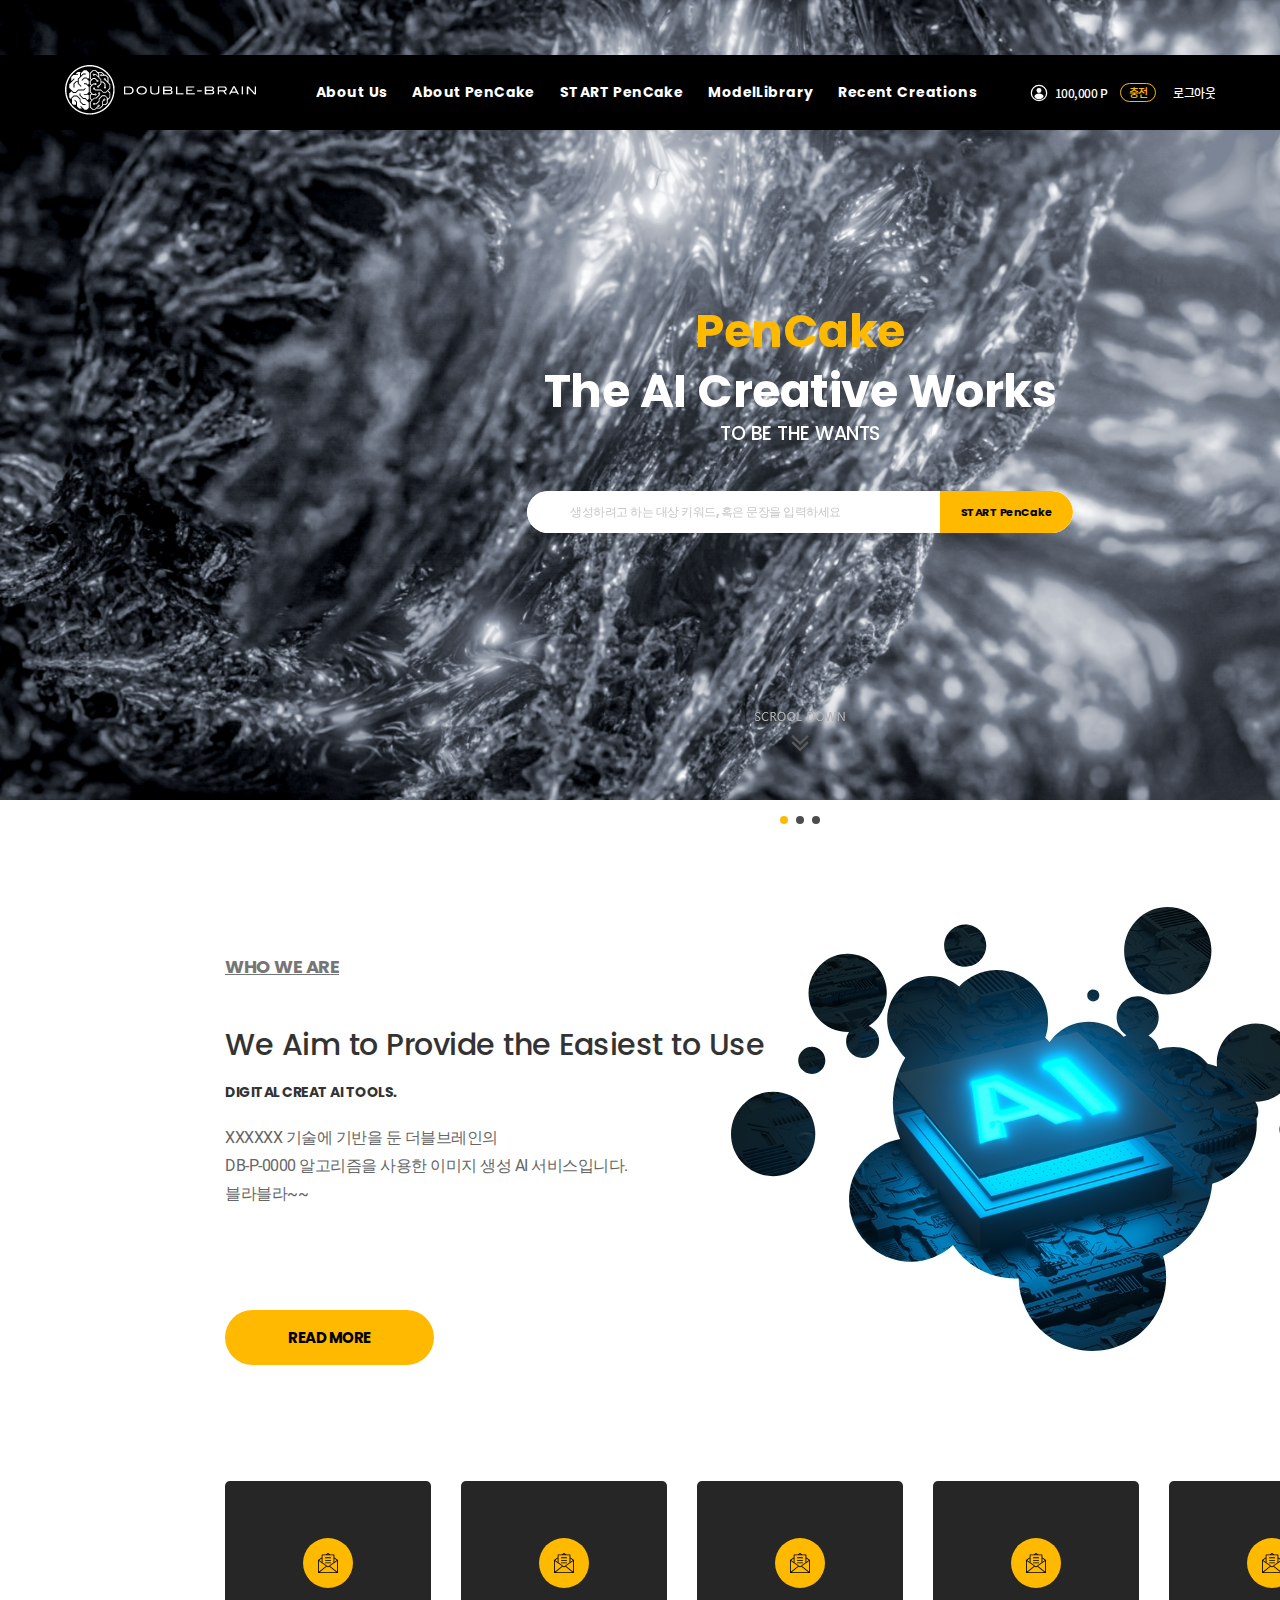
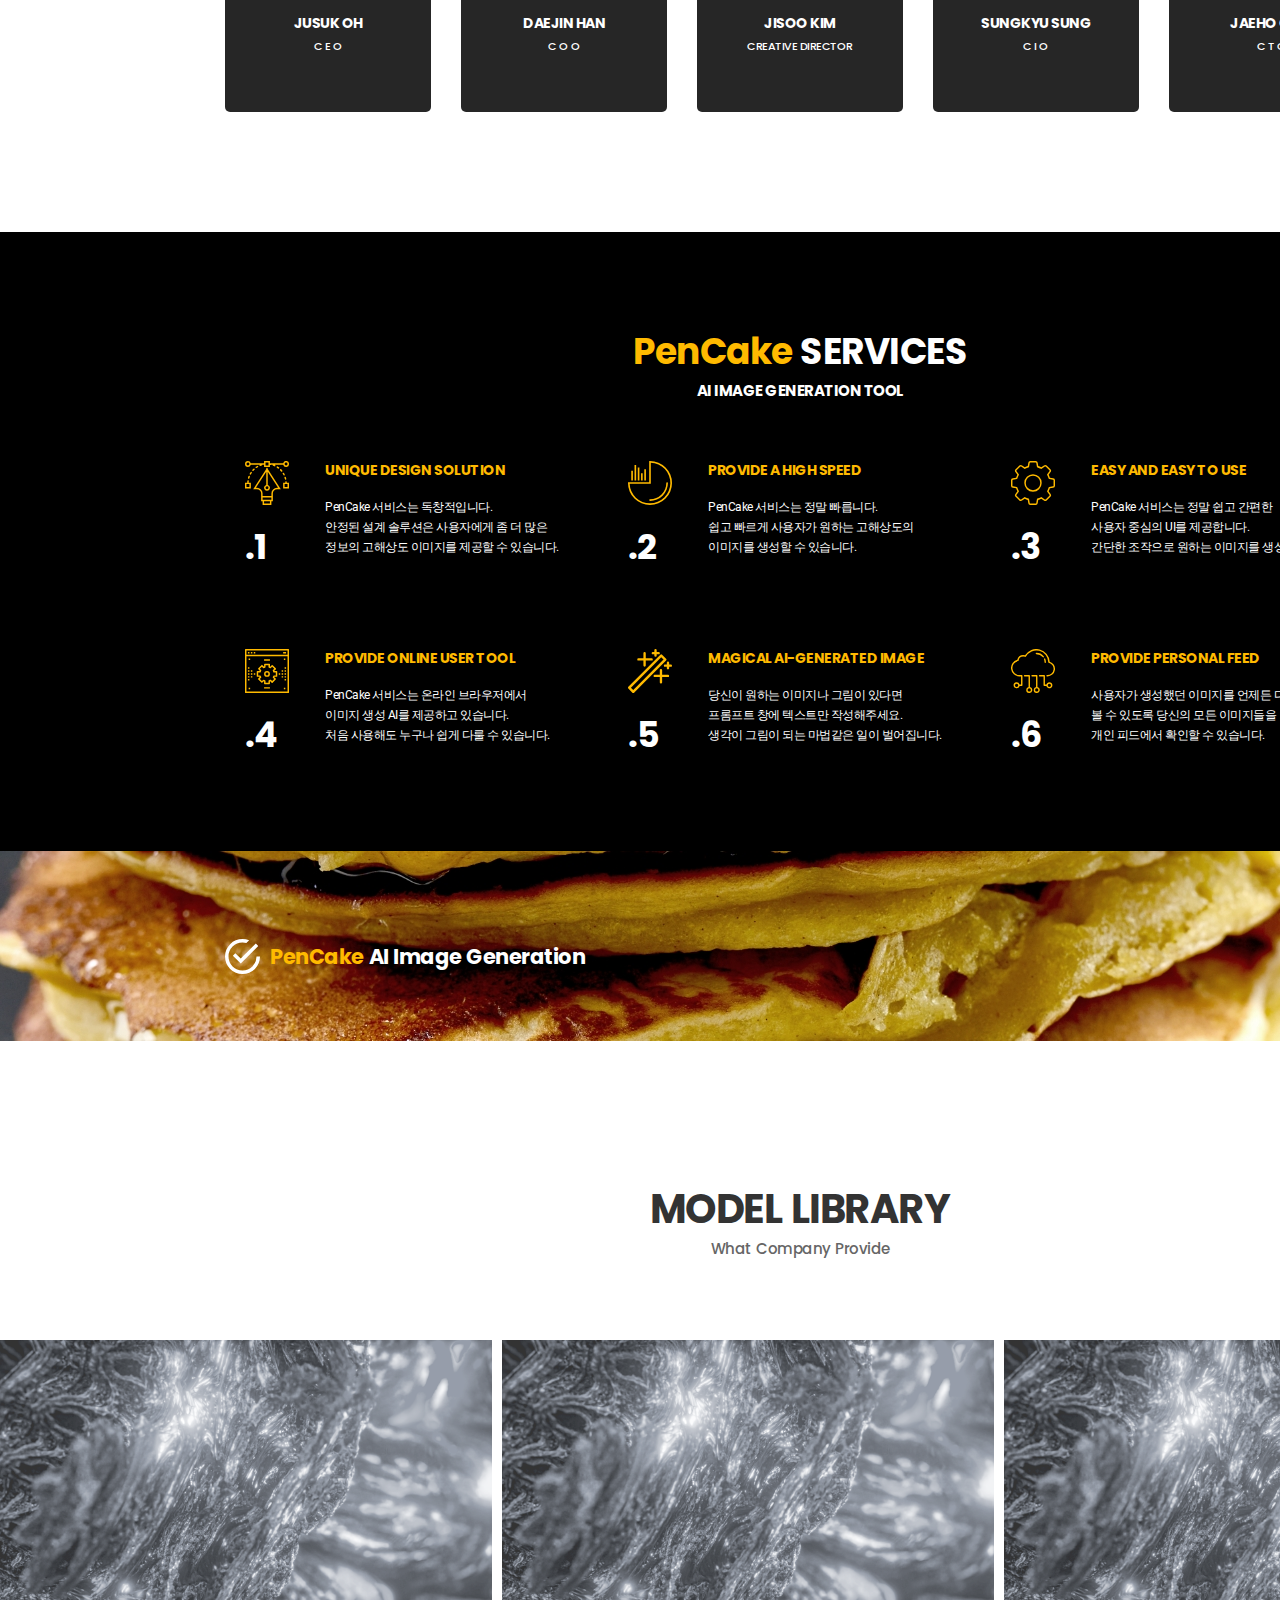
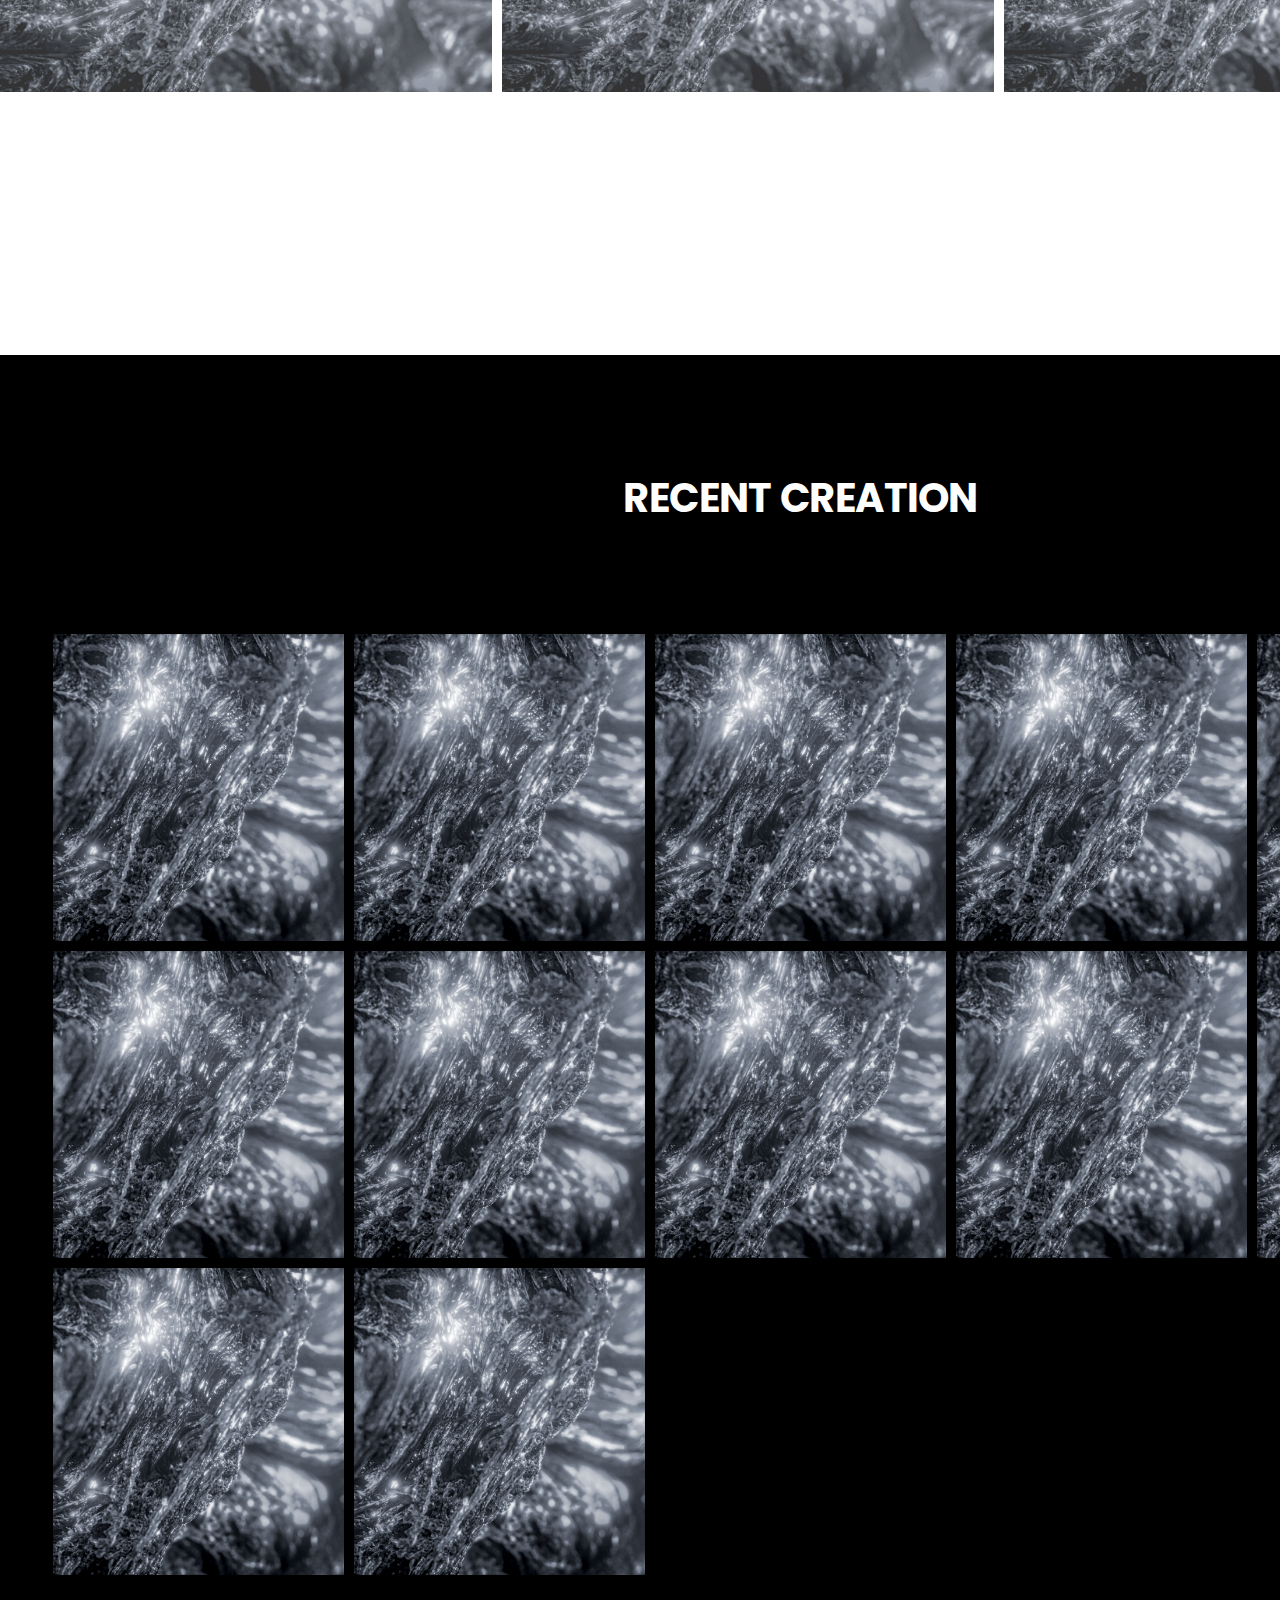
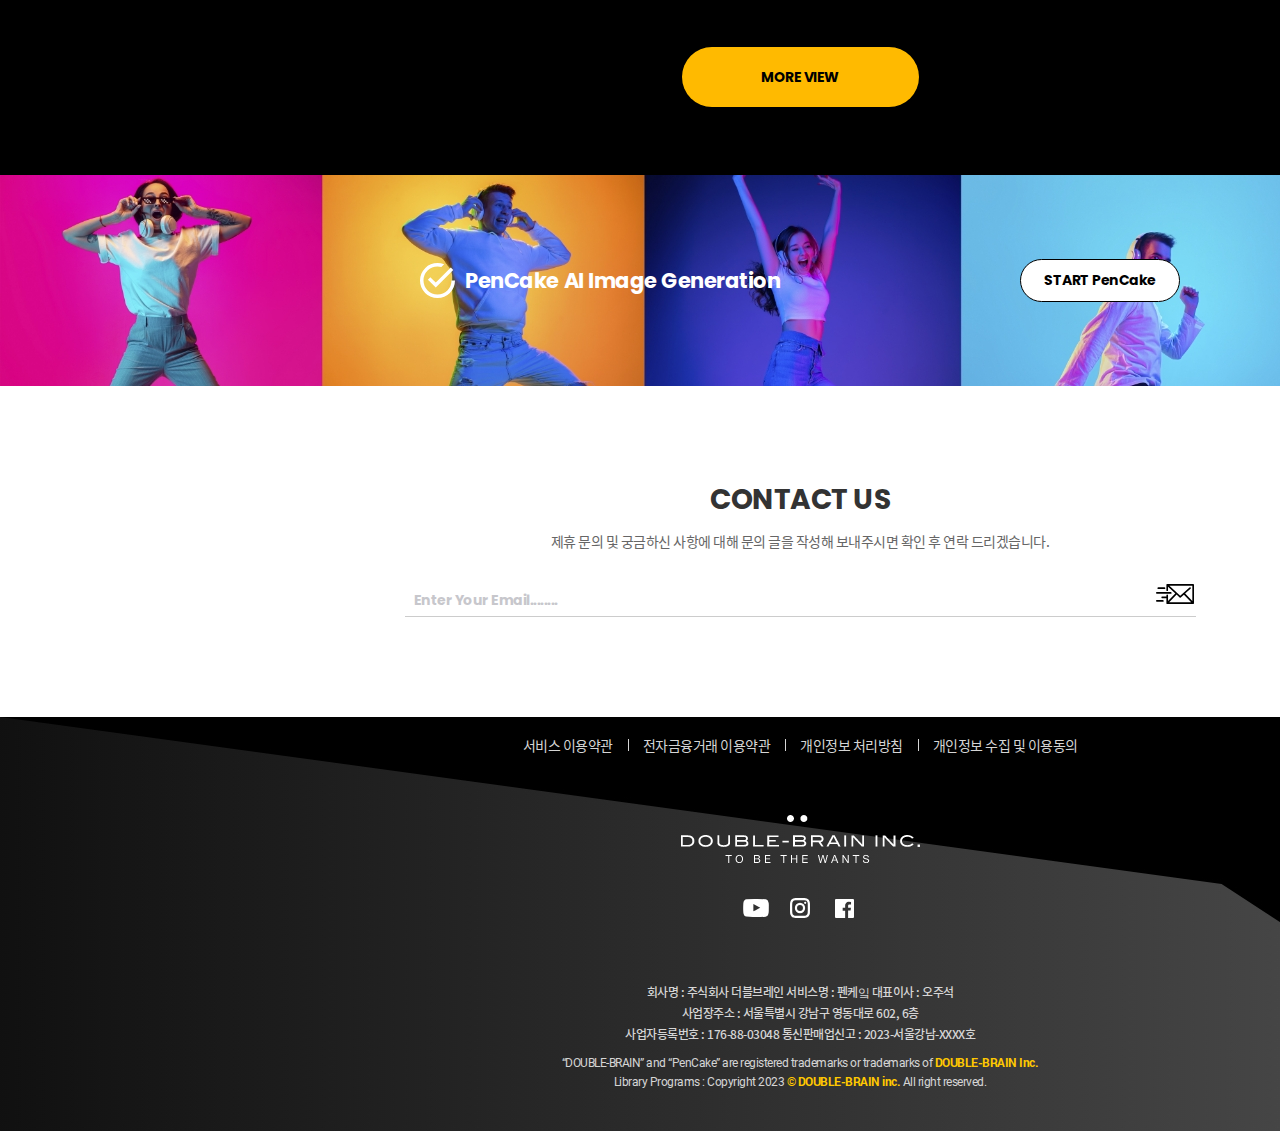
<file: html/page/index.html>
<!DOCTYPE html>
<html>
<head>
    <meta charset="utf-8"/>
    <meta name="viewport"
          content="user-scalable=no, initial-scale=1.0, maximum-scale=1.0, minimum-scale=1.0, width=device-width"/>
    <meta name="format-detection" content="telephone=no"/>
    <title></title>
    <link rel="stylesheet" href="../../assets/style/swiper.css" type="text/css"/>
    <link rel="stylesheet" href="../../assets/style/common.css" type="text/css"/>

    <script type="text/javascript" src="../../assets/script/ui.js"></script>
    <script type="text/javascript" src="../../assets/script/lib/swiper.js"></script>
    <script type="text/javascript" src="../../assets/script/common.js"></script>

</head>
<body>

<div class="wrapper"><!-- start : wrapper -->

    <header><!-- start : header -->
        <div class="rela">
            <h1>
                <a href="javascript:void(0)"><img src="../../assets/image/etc/etc-logo.png" /></a>
            </h1>
            <div class="gnb-box">
                <ul class="gnb-list">
                    <li><a href="javascript:void(0)">About Us</a></li>
                    <li><a href="javascript:void(0)">About PenCake</a></li>
                    <li><a href="javascript:void(0)">START PenCake</a></li>
                    <li><a href="javascript:void(0)">ModelLibrary</a></li>
                    <li><a href="javascript:void(0)">Recent Creations</a></li>
                </ul>
            </div>
            <div class="side-cont">
                <a href="javascript:void(0)" class="btn-point">
                    <div class="upic" style="background:url(../../assets/image/ico/ico-profile.svg);"></div>
                    <div class="upoint">100,000 P</div>
                </a>
                <a href="javascript:void(0)" class="btn-charge">충전</a>
                <a href="javascript:void(0)" class="btn-logout">로그아웃</a>
            </div>
        </div>



    </header><!-- end : header -->

    <div class="container" id="contents"><!-- start : container -->

        <section class="main-pencake-wrap">
            <!-- Swiper -->
            <div id="main-slide-wrap" class="swiper-container">
                <div class="swiper-wrapper">
                    <div class="swiper-slide">
                        <div class="slide-item" style="background:url(../../assets/image/etc/etc-main-slide01.png) no-repeat center top"></div>
                    </div>
                    <div class="swiper-slide">
                        <div class="slide-item" style="background:url(../../assets/image/etc/etc-main-slide01.png) no-repeat center top"></div>
                    </div>
                    <div class="swiper-slide">
                        <div class="slide-item" style="background:url(../../assets/image/etc/etc-main-slide01.png) no-repeat center top"></div>
                    </div>
                </div>
                <div class="swiper-pagination"></div>
            </div>
            <script>
				var mainSlideWrap = new Swiper('#main-slide-wrap', {
					loop: true,
                    speed: 1000,
                    autoplay: {
                        delay: 4000,
                        disableOnInteraction: false,
                    },
					slidesPerView: "1",
					spaceBetween: 0,
					pagination: {
						clickable: true,
						el: "#main-slide-wrap .swiper-pagination",
					},
				});

            </script>
            <div class="scont">
                <div class="mtit"><strong>PenCake</strong>
                    <br />The AI Creative Works </div>
                <div class="mdesc">TO BE THE WANTS</div>
                <div class="form-item-wrap">
                    <input type="text" class="inp" placeholder="생성하려고 하는 대상 키워드, 혹은 문장을 입력하세요" />
                    <button type="button">START PenCake</button>
                </div>
                <div class="scroll-down"><img src="../../assets/image/etc/etc-scroll.png" /></div>
            </div>

        </section>

        <section class="main-whoweare-wrap">
            <div class="mcate">WHO WE ARE</div>
            <div class="mtit">We Aim to Provide the Easiest to Use
                <br /><strong>DIGITAL CREAT AI TOOLS.</strong></div>
            <div class="mdesc">XXXXXX 기술에 기반을 둔 더블브레인의
                <br />DB-P-0000 알고리즘을 사용한 이미지 생성 AI 서비스입니다.
                <br />블라블라~~</div>
            <button type="button">READ MORE</button>
            <ul>
                <li>
                    <a href="javascript:void(0)">
                        <div class="sico"><img src="../../assets/image/ico/ico-who.svg" /></div>
                        <div class="sname">JUSUK OH</div>
                        <div class="scate">C E O</div>
                    </a>
                </li>
                <li>
                    <a href="javascript:void(0)">
                        <div class="sico"><img src="../../assets/image/ico/ico-who.svg" /></div>
                        <div class="sname">DAEJIN HAN</div>
                        <div class="scate">C O O</div>
                    </a>
                </li>
                <li>
                    <a href="javascript:void(0)">
                        <div class="sico"><img src="../../assets/image/ico/ico-who.svg" /></div>
                        <div class="sname">JISOO KIM</div>
                        <div class="scate">CREATIVE DIRECTOR</div>
                    </a>
                </li>
                <li>
                    <a href="javascript:void(0)">
                        <div class="sico"><img src="../../assets/image/ico/ico-who.svg" /></div>
                        <div class="sname">SUNGKYU SUNG</div>
                        <div class="scate">C I O</div>
                    </a>
                </li>
                <li>
                    <a href="javascript:void(0)">
                        <div class="sico"><img src="../../assets/image/ico/ico-who.svg" /></div>
                        <div class="sname">JAEHO CHOI</div>
                        <div class="scate">C T O</div>
                    </a>
                </li>
            </ul>
        </section>

        <section class="main-services-wrap">
            <div class="mtit"><strong>PenCake</strong> SERVICES</div>
            <div class="mdesc">AI IMAGE GENERATION TOOL</div>
            <ul>
                <li>
                    <div class="lt-item">
                        <div class="sico"><img src="../../assets/image/ico/ico-service-list01.svg" /></div>
                        <div class="snum">.1</div>
                    </div>
                    <div class="rt-item">
                        <div class="stit">UNIQUE DESIGN SOLUTION</div>
                        <div class="sdesc">PenCake 서비스는 독창적입니다.
                            <br />안정된 설계 솔루션은 사용자에게 좀 더 많은
                            <br />정보의 고해상도 이미지를 제공할 수 있습니다.</div>
                    </div>
                </li>
                <li>
                    <div class="lt-item">
                        <div class="sico"><img src="../../assets/image/ico/ico-service-list02.svg" /></div>
                        <div class="snum">.2</div>
                    </div>
                    <div class="rt-item">
                        <div class="stit">PROVIDE A HIGH SPEED</div>
                        <div class="sdesc">PenCake 서비스는 정말 빠릅니다.
                            <br />쉽고 빠르게 사용자가 원하는 고해상도의
                            <br />이미지를 생성할 수 있습니다.</div>
                    </div>
                </li>
                <li>
                    <div class="lt-item">
                        <div class="sico"><img src="../../assets/image/ico/ico-service-list03.svg" /></div>
                        <div class="snum">.3</div>
                    </div>
                    <div class="rt-item">
                        <div class="stit">EASY AND EASY TO USE</div>
                        <div class="sdesc">PenCake 서비스는 정말 쉽고 간편한
                            <br />사용자 중심의 UI를 제공합니다.
                            <br />간단한 조작으로 원하는 이미지를 생성해 보세요.</div>
                    </div>
                </li>
                <li>
                    <div class="lt-item">
                        <div class="sico"><img src="../../assets/image/ico/ico-service-list04.svg" /></div>
                        <div class="snum">.4</div>
                    </div>
                    <div class="rt-item">
                        <div class="stit">PROVIDE ONLINE USER TOOL</div>
                        <div class="sdesc">PenCake 서비스는 온라인 브라우저에서
                            <br />이미지 생성 AI를 제공하고 있습니다.
                            <br />처음 사용해도 누구나 쉽게 다룰 수 있습니다.</div>
                    </div>
                </li>
                <li>
                    <div class="lt-item">
                        <div class="sico"><img src="../../assets/image/ico/ico-service-list05.svg" /></div>
                        <div class="snum">.5</div>
                    </div>
                    <div class="rt-item">
                        <div class="stit">MAGICAL AI-GENERATED IMAGE</div>
                        <div class="sdesc">당신이 원하는 이미지나 그림이 있다면
                            <br />프롬프트 창에 텍스트만 작성해주세요.
                            <br />생각이 그림이 되는 마법같은 일이 벌어집니다.</div>
                    </div>
                </li>
                <li>
                    <div class="lt-item">
                        <div class="sico"><img src="../../assets/image/ico/ico-service-list06.svg" /></div>
                        <div class="snum">.6</div>
                    </div>
                    <div class="rt-item">
                        <div class="stit">PROVIDE PERSONAL FEED</div>
                        <div class="sdesc">사용자가 생성했던 이미지를 언제든 다시
                            <br />볼 수 있도록 당신의 모든 이미지들을
                            <br />개인 피드에서 확인할 수 있습니다.</div>
                    </div>
                </li>
            </ul>
        </section>

        <section class="main-generation-wrap">
            <div class="rela">
                <img src="../../assets/image/ico/ico-chk.svg" />
                <strong>PenCake</strong>
                <span>AI Image Generation</span>
            </div>
        </section>

        <section class="main-library-wrap">
            <div class="mtit">MODEL LIBRARY</div>
            <div class="mdesc">What Company Provide</div>
            <!-- Swiper -->
            <div id="main-library-wrap" class="swiper-container">
                <div class="swiper-wrapper">
                    <div class="swiper-slide">
                        <a href="javascript:void(0)">
                            <div class="slide-item" style="background:url(../../assets/image/etc/etc-main-slide01.png) no-repeat center top"></div>
                            <div class="cont">
                                <div class="uinfo">
                                    <div class="upic" style="background:url(../../assets/image/etc/etc-noimg.png)"></div>
                                    <div class="ucont">
                                        <div class="umail">by MH Team@MH TEAM </div>
                                        <div class="udate">Monday, 25 June 2018</div>
                                    </div>
                                </div>
                                <div class="desc">Subject SubjectSubjectSubject…</div>
                            </div>
                        </a>
                    </div>
                    <div class="swiper-slide">
                        <a href="javascript:void(0)">
                            <div class="slide-item" style="background:url(../../assets/image/etc/etc-main-slide01.png) no-repeat center top"></div>
                            <div class="cont">
                                <div class="uinfo">
                                    <div class="upic" style="background:url(../../assets/image/etc/etc-noimg.png)"></div>
                                    <div class="ucont">
                                        <div class="umail">by MH Team@MH TEAM </div>
                                        <div class="udate">Monday, 25 June 2018</div>
                                    </div>
                                </div>
                                <div class="desc">Subject SubjectSubjectSubject…</div>
                            </div>
                        </a>
                    </div>
                    <div class="swiper-slide">
                        <a href="javascript:void(0)">
                            <div class="slide-item" style="background:url(../../assets/image/etc/etc-main-slide01.png) no-repeat center top"></div>
                            <div class="cont">
                                <div class="uinfo">
                                    <div class="upic" style="background:url(../../assets/image/etc/etc-noimg.png)"></div>
                                    <div class="ucont">
                                        <div class="umail">by MH Team@MH TEAM </div>
                                        <div class="udate">Monday, 25 June 2018</div>
                                    </div>
                                </div>
                                <div class="desc">Subject SubjectSubjectSubject…</div>
                            </div>
                        </a>
                    </div>
                    <div class="swiper-slide">
                        <a href="javascript:void(0)">
                            <div class="slide-item" style="background:url(../../assets/image/etc/etc-main-slide01.png) no-repeat center top"></div>
                            <div class="cont">
                                <div class="uinfo">
                                    <div class="upic" style="background:url(../../assets/image/etc/etc-noimg.png)"></div>
                                    <div class="ucont">
                                        <div class="umail">by MH Team@MH TEAM </div>
                                        <div class="udate">Monday, 25 June 2018</div>
                                    </div>
                                </div>
                                <div class="desc">Subject SubjectSubjectSubject…</div>
                            </div>
                        </a>
                    </div>
                    <div class="swiper-slide">
                        <a href="javascript:void(0)">
                            <div class="slide-item" style="background:url(../../assets/image/etc/etc-main-slide01.png) no-repeat center top"></div>
                            <div class="cont">
                                <div class="uinfo">
                                    <div class="upic" style="background:url(../../assets/image/etc/etc-noimg.png)"></div>
                                    <div class="ucont">
                                        <div class="umail">by MH Team@MH TEAM </div>
                                        <div class="udate">Monday, 25 June 2018</div>
                                    </div>
                                </div>
                                <div class="desc">Subject SubjectSubjectSubject…</div>
                            </div>
                        </a>
                    </div>
                    <div class="swiper-slide">
                        <a href="javascript:void(0)">
                            <div class="slide-item" style="background:url(../../assets/image/etc/etc-main-slide01.png) no-repeat center top"></div>
                            <div class="cont">
                                <div class="uinfo">
                                    <div class="upic" style="background:url(../../assets/image/etc/etc-noimg.png)"></div>
                                    <div class="ucont">
                                        <div class="umail">by MH Team@MH TEAM </div>
                                        <div class="udate">Monday, 25 June 2018</div>
                                    </div>
                                </div>
                                <div class="desc">Subject SubjectSubjectSubject…</div>
                            </div>
                        </a>
                    </div>

                </div>

            </div>
            <script>
				var mainLibraryWrap = new Swiper('#main-library-wrap', {
					centerMode:true,
					loop: true,
					speed: 1000,
					parallax: true,
					slidesPerView: "auto",
					spaceBetween: 10,
				});

            </script>
        </section>

        <section class="main-recent-wrap">
            <div class="mtit"><strong>RECENT</strong> CREATION</div>
            <ul>
                <li><a href="javascript:void(0)" style="background:url(../../assets/image/etc/etc-main-slide01.png) no-repeat center top"></a></li>
                <li><a href="javascript:void(0)" style="background:url(../../assets/image/etc/etc-main-slide01.png) no-repeat center top"></a></li>
                <li><a href="javascript:void(0)" style="background:url(../../assets/image/etc/etc-main-slide01.png) no-repeat center top"></a></li>
                <li><a href="javascript:void(0)" style="background:url(../../assets/image/etc/etc-main-slide01.png) no-repeat center top"></a></li>
                <li><a href="javascript:void(0)" style="background:url(../../assets/image/etc/etc-main-slide01.png) no-repeat center top"></a></li>
                <li><a href="javascript:void(0)" style="background:url(../../assets/image/etc/etc-main-slide01.png) no-repeat center top"></a></li>
                <li><a href="javascript:void(0)" style="background:url(../../assets/image/etc/etc-main-slide01.png) no-repeat center top"></a></li>
                <li><a href="javascript:void(0)" style="background:url(../../assets/image/etc/etc-main-slide01.png) no-repeat center top"></a></li>
                <li><a href="javascript:void(0)" style="background:url(../../assets/image/etc/etc-main-slide01.png) no-repeat center top"></a></li>
                <li><a href="javascript:void(0)" style="background:url(../../assets/image/etc/etc-main-slide01.png) no-repeat center top"></a></li>
                <li><a href="javascript:void(0)" style="background:url(../../assets/image/etc/etc-main-slide01.png) no-repeat center top"></a></li>
                <li><a href="javascript:void(0)" style="background:url(../../assets/image/etc/etc-main-slide01.png) no-repeat center top"></a></li>
            </ul>
            <div class="btn-item-wrap">
                <button type="button">MORE VIEW</button>
            </div>
        </section>

        <section class="main-start-wrap">
            <div class="rela">
                <div class="sitem">
                    <img src="../../assets/image/ico/ico-chk.svg" />
                    <strong>PenCake</strong>
                    <span>AI Image Generation</span>
                </div>
                <button type="button">START PenCake</button>
            </div>
        </section>

        <section class="main-contact-wrap">
            <div class="mtit">CONTACT US</div>
            <div class="mdesc">제휴 문의 및 궁금하신 사항에 대해 문의 글을 작성해 보내주시면 확인 후 연락 드리겠습니다.</div>
            <div class="form-item-wrap">
                <input type="text" class="inp" placeholder="Enter Your Email........" />
                <button type="button"><img src="../../assets/image/ico/ico-email.svg" /></button>
            </div>
        </section>




        <footer><!-- start : footer -->


            <div class="rela">
                <ul class="fnb-list">
                    <li><a href="javascript:void(0)">서비스 이용약관</a></li>
                    <li><a href="javascript:void(0)">전자금융거래 이용약관</a></li>
                    <li><a href="javascript:void(0)">개인정보 처리방침</a></li>
                    <li><a href="javascript:void(0)">개인정보 수집 및 이용동의</a></li>
                </ul>

                <div class="flogo"><img src="../../assets/image/etc/etc-flogo.png" /></div>
                <ul class="sns-list">
                    <li><a href="javascript:void(0)"><img src="../../assets/image/ico/ico-sns-list01.svg" /></a></li>
                    <li><a href="javascript:void(0)"><img src="../../assets/image/ico/ico-sns-list02.svg" /></a></li>
                    <li><a href="javascript:void(0)"><img src="../../assets/image/ico/ico-sns-list03.svg" /></a></li>
                </ul>

                <ul class="finfo-list">
                    <li>회사명 : 주식회사 더블브레인   </li>
                    <li>서비스명 : 펜케잌</li>
                    <li>대표이사 : 오주석</li>
                    <li>사업장주소 : 서울특별시 강남구 영동대로 602, 6층</li>
                </ul>
                <ul class="finfo-list">
                    <li>사업자등록번호 : 176-88-03048</li>
                    <li>통신판매업신고 : 2023-서울강남-XXXX호</li>
                </ul>
                <div class="copy">“DOUBLE-BRAIN” and “PenCake” are registered trademarks or trademarks of <strong>DOUBLE-BRAIN Inc.</strong>
                    <br />Library Programs : Copyright 2023 <strong>© DOUBLE-BRAIN inc.</strong> All right reserved.</div>
            </div>

        </footer><!-- end : footer -->
    </div><!-- end : container -->


</div>



</body>
</html>
</file>
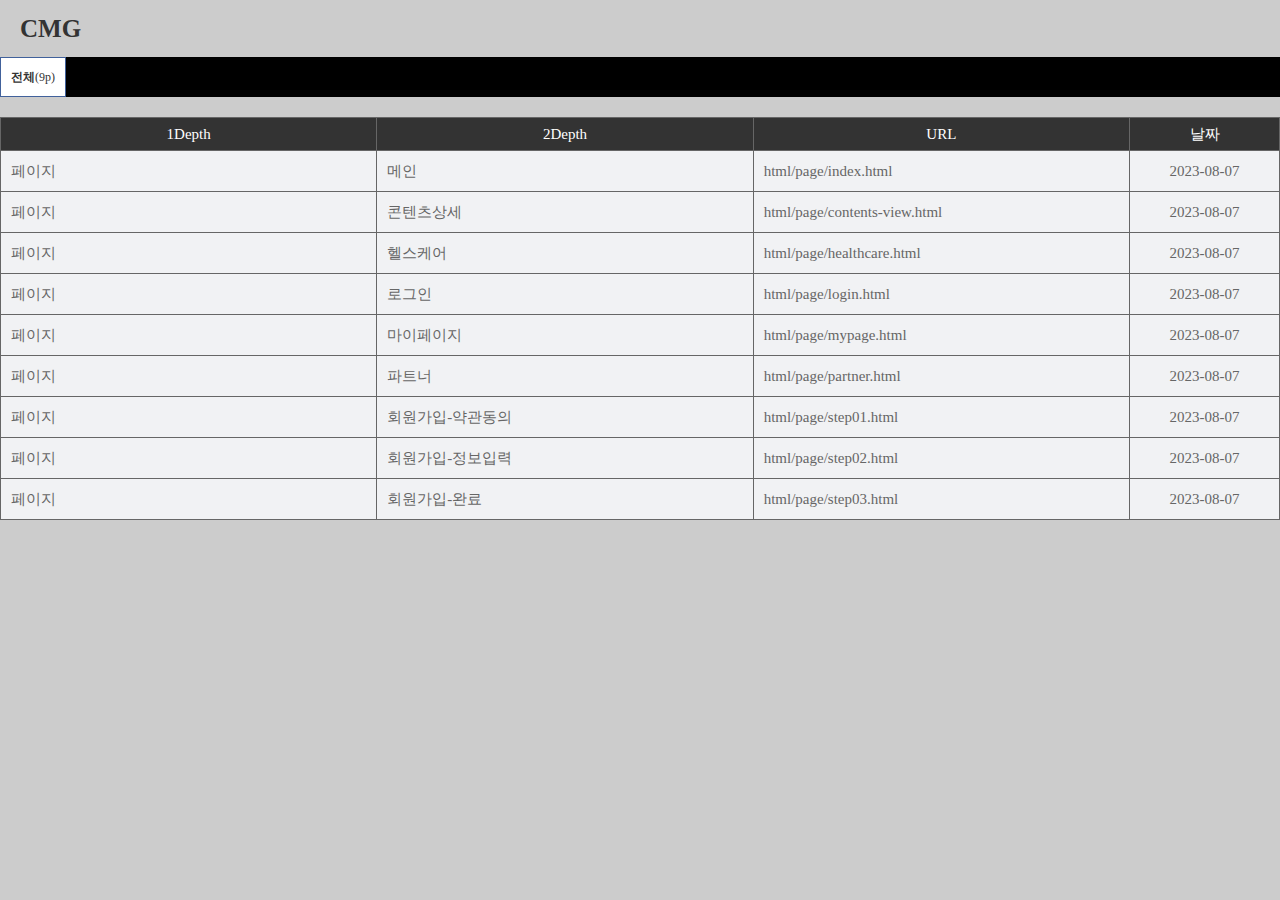
<file: work.htm>
<!DOCTYPE html> 
<html lang="ko">
<HEAD>
<meta http-equiv="Content-Type" content="text/html; charset=utf-8" />
<TITLE>CMG</TITLE>
<script type="text/javascript" src="./jquery.js"></script>
<script type="text/javascript" src="./work.js"></script>
<style type='text/css'>
body{ margin:0; background:#ccc; } 
ul, li, table, h3,h1{ margin:0;padding:0; }
h3{ color:#333; margin:20px; }
table{ width:100%; border:0; font-size:15px; border-collapse:collapse; margin-top:20px; table-layout:fixed; } 
table tr th{ font-weight:normal; height:30px; background:#333; color:#fff; border:1px solid #666; }
table tr td{ text-align:left; padding:10px; background:#f1f2f4; color:#666; height:20px; border:1px solid #666;  }
table tr .link_url, table tr .link_css, table tr .link_html{ cursor:pointer; }
table tr td.ac{ text-align:center; width:150px; }
a,a:visited{ color:#666; text-decoration:none; }
a:hover{ text-decoration:underline; color:#000; }
.siteNavi{ width:100%; height:40px; background:#000; overflow:hidden; }
.siteNavi li{ padding:0 10px; height:38px; background:#333; overflow:hidden; float:left; color:#fff; text-align:center; font-size:12px; line-height:38px; border:1px solid #41619b; cursor:pointer; }
.siteNavi li span{ font-weight:normal; }
.siteNavi li.on{ background:#fff; color:#333; font-weight:bold; }
.header h1{ width:100%; line-height:57px; font-size:25px; color:#333; text-align:left; text-indent:20px; }
select{ position:absolute; left:400px; top:15px; font-size:20px; width:400px; }
</style> 
</HEAD> 
<BODY>    
	<div class="wrapper">
		<div class="header" style="height:auto;"><!-- cls:header -->
			<h1>CMG</h1>
		</div><!-- //cls:header -->
		<div class="contents sub"> 
			<ul class="siteNavi">
				<li class="on">전체<span class="num"></span></li>
			</ul>
			<table> 
				<colgroup>
					<col width="" />
					<col width="" />
					<col width="" />
					<col width="150" />
				</colgroup>
				<thead>
					<tr>
						<th>1Depth</th><th>2Depth</th><th>URL</th><th>날짜</th> 
					</tr>
				</thead>
				<tbody>  
				</tbody>
			</table>
		</div> 
	</div>  
</BODY>
</HTML>
</file>
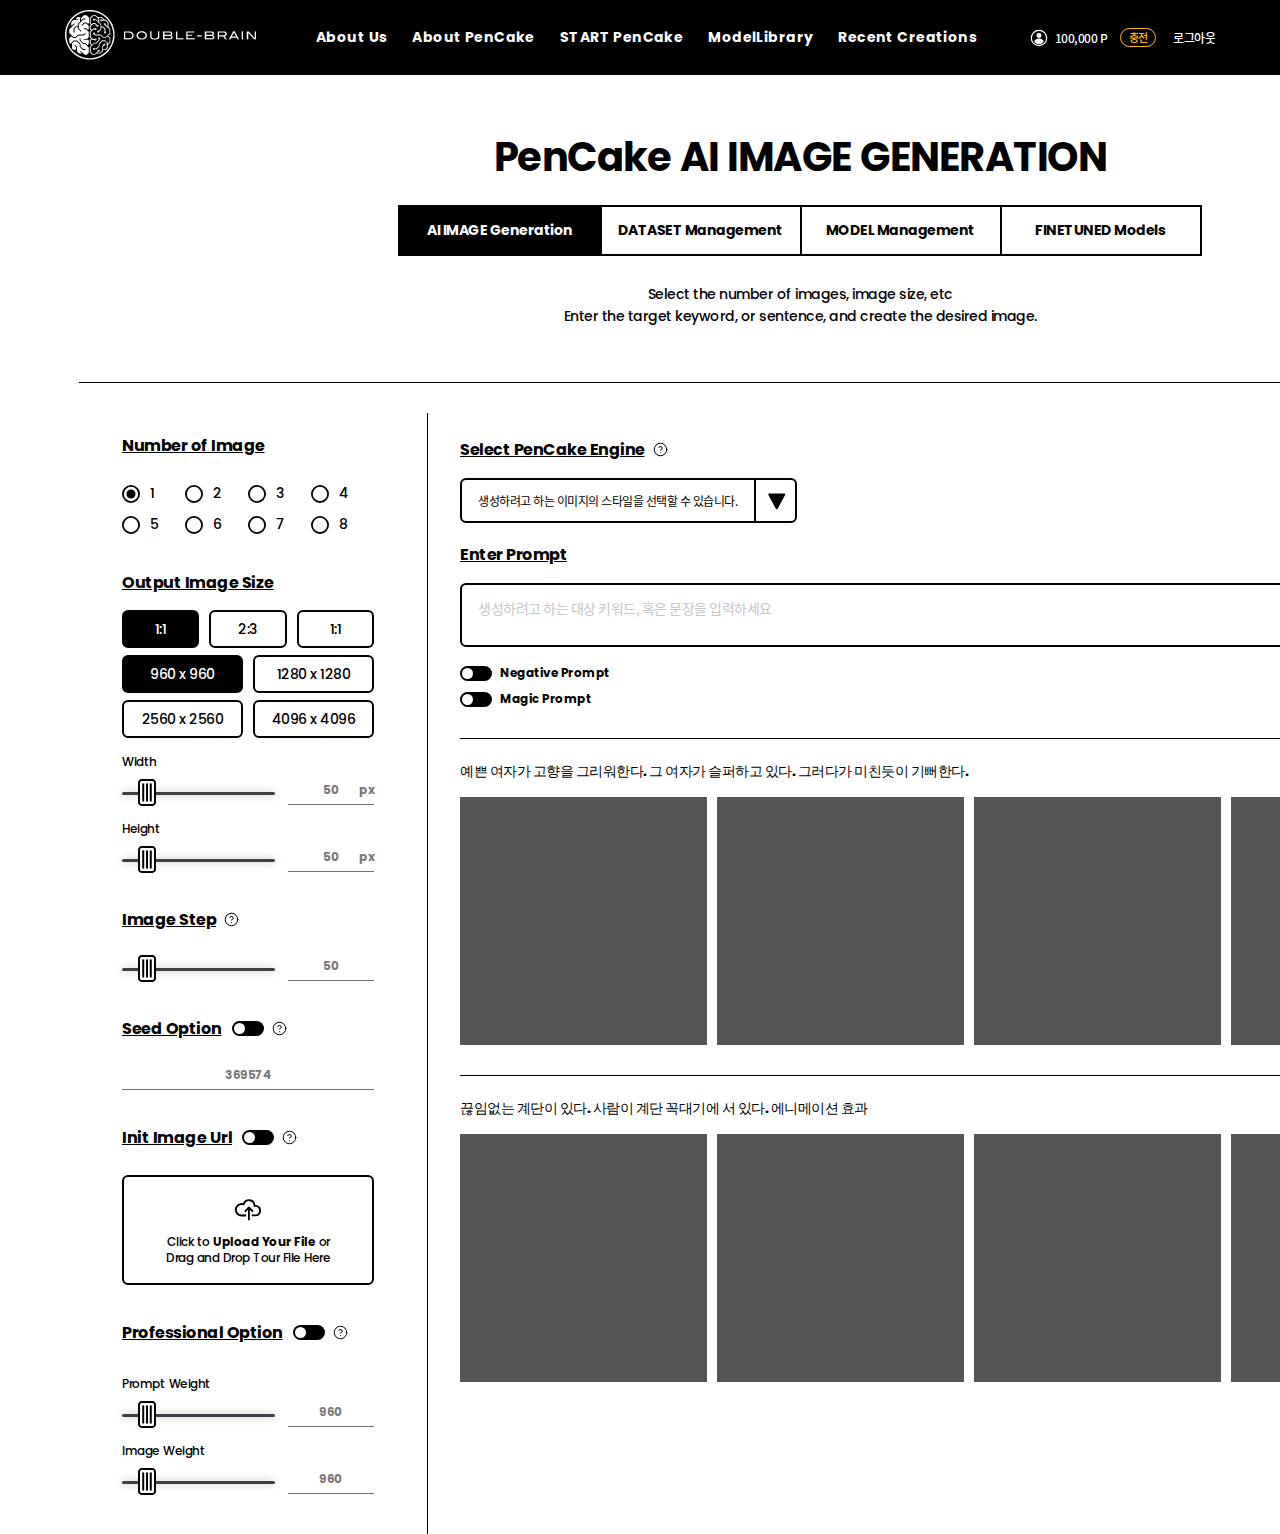
<file: html/page/start-tab01.html>
<!DOCTYPE html>
<html>
<head>
    <meta charset="utf-8"/>
    <meta name="viewport"
          content="user-scalable=no, initial-scale=1.0, maximum-scale=1.0, minimum-scale=1.0, width=device-width"/>
    <meta name="format-detection" content="telephone=no"/>
    <title></title>
    <link rel="stylesheet" href="../../assets/style/swiper.css" type="text/css"/>
    <link rel="stylesheet" href="../../assets/style/common.css" type="text/css"/>

    <script type="text/javascript" src="../../assets/script/ui.js"></script>
    <script type="text/javascript" src="../../assets/script/lib/swiper.js"></script>
    <script type="text/javascript" src="../../assets/script/common.js"></script>

</head>
<body>

<div class="wrapper sub"><!-- start : wrapper -->

    <header><!-- start : header -->
        <div class="rela">
            <h1>
                <a href="javascript:void(0)"><img src="../../assets/image/etc/etc-logo.png" /></a>
            </h1>
            <div class="gnb-box">
                <ul class="gnb-list">
                    <li><a href="javascript:void(0)">About Us</a></li>
                    <li><a href="javascript:void(0)">About PenCake</a></li>
                    <li><a href="javascript:void(0)">START PenCake</a></li>
                    <li><a href="javascript:void(0)">ModelLibrary</a></li>
                    <li><a href="javascript:void(0)">Recent Creations</a></li>
                </ul>
            </div>
            <div class="side-cont">
                <a href="javascript:void(0)" class="btn-point">
                    <div class="upic" style="background:url(../../assets/image/ico/ico-profile.svg);"></div>
                    <div class="upoint">100,000 P</div>
                </a>
                <a href="javascript:void(0)" class="btn-charge">충전</a>
                <a href="javascript:void(0)" class="btn-logout">로그아웃</a>
            </div>
        </div>



    </header><!-- end : header -->

    <div class="container" id="contents"><!-- start : container -->

        <section class="sub-header-wrap">
            <div class="mtit"><strong>PenCake</strong> AI IMAGE GENERATION</div>
            <ul>
                <li><a href="javascript:void(0)" class="on">AI IMAGE Generation</a></li>
                <li><a href="javascript:void(0)">DATASET Management</a></li>
                <li><a href="javascript:void(0)">MODEL Management</a></li>
                <li><a href="javascript:void(0)">FINETUNED Models</a></li>
            </ul>
            <div class="mdesc">Select the number of images, image size, etc
                <br />Enter the target keyword, or sentence, and create the desired image.</div>
        </section>

        <section class="list-page-wrap">
            <div class="lt-item">
                <div class="label">Number of Image</div>
                <ul class="rd-list">
                    <li>
                        <label>
                            <input type="radio" name="radio1" checked />
                            <span>1</span>
                        </label>
                    </li>
                    <li>
                        <label>
                            <input type="radio" name="radio1" />
                            <span>2</span>
                        </label>
                    </li>
                    <li>
                        <label>
                            <input type="radio" name="radio1" />
                            <span>3</span>
                        </label>
                    </li>
                    <li>
                        <label>
                            <input type="radio" name="radio1" />
                            <span>4</span>
                        </label>
                    </li>
                    <li>
                        <label>
                            <input type="radio" name="radio1" />
                            <span>5</span>
                        </label>
                    </li>
                    <li>
                        <label>
                            <input type="radio" name="radio1" />
                            <span>6</span>
                        </label>
                    </li>
                    <li>
                        <label>
                            <input type="radio" name="radio1" />
                            <span>7</span>
                        </label>
                    </li>
                    <li>
                        <label>
                            <input type="radio" name="radio1" />
                            <span>8</span>
                        </label>
                    </li>
                </ul>

                <div class="label">Output Image Size</div>
                <div class="chk-btn-wrap">
                    <button type="button" class="on btn-size01">1:1</button>
                    <button type="button" class="btn-size01">2:3</button>
                    <button type="button" class="btn-size01">1:1</button>
                </div>
                <div class="chk-btn-wrap type01">
                    <button type="button" class="on btn-size02">960 x 960</button>
                    <button type="button" class="btn-size02">1280 x 1280</button>
                </div>
                <div class="chk-btn-wrap type01">
                    <button type="button" class="btn-size02">2560 x 2560</button>
                    <button type="button" class="btn-size02">4096 x 4096</button>
                </div>

                <div class="stit">Width</div>
                <div class="output-item-wrap">
                    <div class="slide-item-wrap">
                        <div id="slider-range-max01"></div>
                    </div>
                    <div class="slide-value-wrap">
                        <input type="text" id="value01" class="value" value="50" />
                        <div class="unit">px</div>
                    </div>
                </div>

                <div class="stit">Height</div>
                <div class="output-item-wrap">
                    <div class="slide-item-wrap">
                        <div id="slider-range-max02"></div>
                    </div>
                    <div class="slide-value-wrap">
                        <input type="text" id="value02" class="value" value="50" />
                        <div class="unit">px</div>
                    </div>
                </div>

                <div class="label">Image Step
                    <div class="tooltip">
                        <img src="../../assets/image/ico/ico-tooltip.svg"/>
                        <div class="tooltip-item-wrap">툴팁내용</div>
                    </div>
                </div>
                <div class="output-item-wrap">
                    <div class="slide-item-wrap">
                        <div id="slider-range-max03"></div>
                    </div>
                    <div class="slide-value-wrap">
                        <input type="text" id="value03" class="value" value="50" />
                    </div>
                </div>

                <div class="label">Seed Option
                    <input type="checkbox" />
                    <div class="tooltip">
                        <img src="../../assets/image/ico/ico-tooltip.svg"/>
                        <div class="tooltip-item-wrap">툴팁내용</div>
                    </div>
                </div>
                <div class="output-item-wrap">
                    <div class="slide-value-wrap full">
                        <div class="value">369574</div>
                    </div>
                </div>

                <div class="label">Init Image Url
                    <input type="checkbox" />
                    <div class="tooltip">
                        <img src="../../assets/image/ico/ico-tooltip.svg"/>
                        <div class="tooltip-item-wrap">툴팁내용</div>
                    </div>
                </div>
                <div class="output-item-wrap">
                    <label class="file-item-wrap">
                        <input type="file" />
                        <img src="../../assets/image/ico/ico-upload.svg" />
                        <span>Click to <strong>Upload Your File</strong> or
                        <br />Drag and Drop Tour File Here</span>
                    </label>
                </div>

                <div class="label">Professional Option
                    <input type="checkbox" />
                    <div class="tooltip">
                        <img src="../../assets/image/ico/ico-tooltip.svg"/>
                        <div class="tooltip-item-wrap">툴팁내용</div>
                    </div>
                </div>
                <div class="stit">Prompt Weight</div>
                <div class="output-item-wrap">
                    <div class="slide-item-wrap">
                        <div id="slider-range-max04"></div>
                    </div>
                    <div class="slide-value-wrap">
                        <input type="text" id="value04" class="value" value="960" />
                    </div>
                </div>
                <div class="stit">Image Weight</div>
                <div class="output-item-wrap">
                    <div class="slide-item-wrap">
                        <div id="slider-range-max05"></div>
                    </div>
                    <div class="slide-value-wrap">
                        <input type="text" id="value05" class="value" value="960" />
                    </div>
                </div>


            </div>
            <div class="rt-item">
                <div class="label">Select PenCake Engine
                    <div class="tooltip">
                        <img src="../../assets/image/ico/ico-tooltip.svg"/>
                        <div class="tooltip-item-wrap">툴팁내용</div>
                    </div>
                </div>
                <div class="form-item-wrap">
                    <select class="select">
                        <option>생성하려고 하는 이미지의 스타일을 선택할 수 있습니다.</option>
                    </select>
                </div>

                <div class="label">Enter  Prompt</div>
                <div class="form-item-wrap">
                    <textarea class="textarea" placeholder="생성하려고 하는 대상 키워드, 혹은 문장을 입력하세요"></textarea>
                    <button type="button">이미지 생성하기</button>
                </div>
                <div class="chk-item-wrap">
                    <input type="checkbox" />
                    <span>Negative Prompt</span>
                </div>
                <div class="chk-item-wrap">
                    <input type="checkbox" />
                    <span>Magic Prompt</span>
                </div>

                <div class="ai-image-wrap">
                    <div class="ai-header">
                        <div class="mdesc">예쁜 여자가 고향을 그리워한다. 그 여자가 슬퍼하고 있다. 그러다가 미친듯이 기뻐한다.</div>
                        <div class="side-btn-wrap">
                            <span>Artist v0.3.0 beta</span>
                            <button type="button"><img src="../../assets/image/ico/ico-remove.svg" /></button>
                        </div>
                    </div>
                    <ul>
                        <li><a href="javascript:void(0)"></a></li>
                        <li><a href="javascript:void(0)"></a></li>
                        <li><a href="javascript:void(0)"></a></li>
                        <li><a href="javascript:void(0)"></a></li>
                    </ul>
                </div>

                <div class="ai-image-wrap">
                    <div class="ai-header">
                        <div class="mdesc">끊임없는 계단이 있다. 사람이 계단 꼭대기에 서 있다. 에니메이션 효과</div>
                        <div class="side-btn-wrap">
                            <span>Artist v0.3.0 beta</span>
                            <button type="button"><img src="../../assets/image/ico/ico-remove.svg" /></button>
                        </div>
                    </div>
                    <ul>
                        <li><a href="javascript:void(0)"></a></li>
                        <li><a href="javascript:void(0)"></a></li>
                        <li><a href="javascript:void(0)"></a></li>
                        <li><a href="javascript:void(0)"></a></li>
                    </ul>
                </div>
            </div>
        </section>

    </div><!-- end : container -->


</div>

<script>
    $(function(){
		$("#slider-range-max01").slider({
			range: "max",
			min: 0,
			max: 100,
			value: 15,
			stop: function( event, ui ) {
				//$( "#amount" ).val( ui.value );
				$("#value01").val(ui.value);
			}
		});

		$("#slider-range-max02").slider({
			range: "max",
			min: 0,
			max: 100,
			value: 15,
			stop: function( event, ui ) {
				//$( "#amount" ).val( ui.value );
				$("#value02").val(ui.value);
			}
		});
		$("#slider-range-max03").slider({
			range: "max",
			min: 0,
			max: 100,
			value: 15,
			stop: function( event, ui ) {
				//$( "#amount" ).val( ui.value );
				$("#value03").val(ui.value);
			}
		});
		$("#slider-range-max04").slider({
			range: "max",
			min: 0,
			max: 100,
			value: 15,
			stop: function( event, ui ) {
				//$( "#amount" ).val( ui.value );
				$("#value04").val(ui.value);
			}
		});
		$("#slider-range-max05").slider({
			range: "max",
			min: 0,
			max: 100,
			value: 15,
			stop: function( event, ui ) {
				//$( "#amount" ).val( ui.value );
				$("#value05").val(ui.value);
			}
		});

        $("body").on("keyup", "input.value", function(){
            var _val = $(this).val();
            var _id = $(this).attr("id");
            if(_id=="value01"){
                $( "#slider-range-max01" ).slider("value", _val);
            }else if(_id=="value02"){
                $( "#slider-range-max02" ).slider("value", _val);
            }else if(_id=="value03"){
                $( "#slider-range-max03" ).slider("value", _val);
            }else if(_id=="value04"){
                $( "#slider-range-max04" ).slider("value", _val);
            }else if(_id=="value05"){
                $( "#slider-range-max05" ).slider("value", _val);
            }

        });

    });
</script>


</body>
</html>
</file>
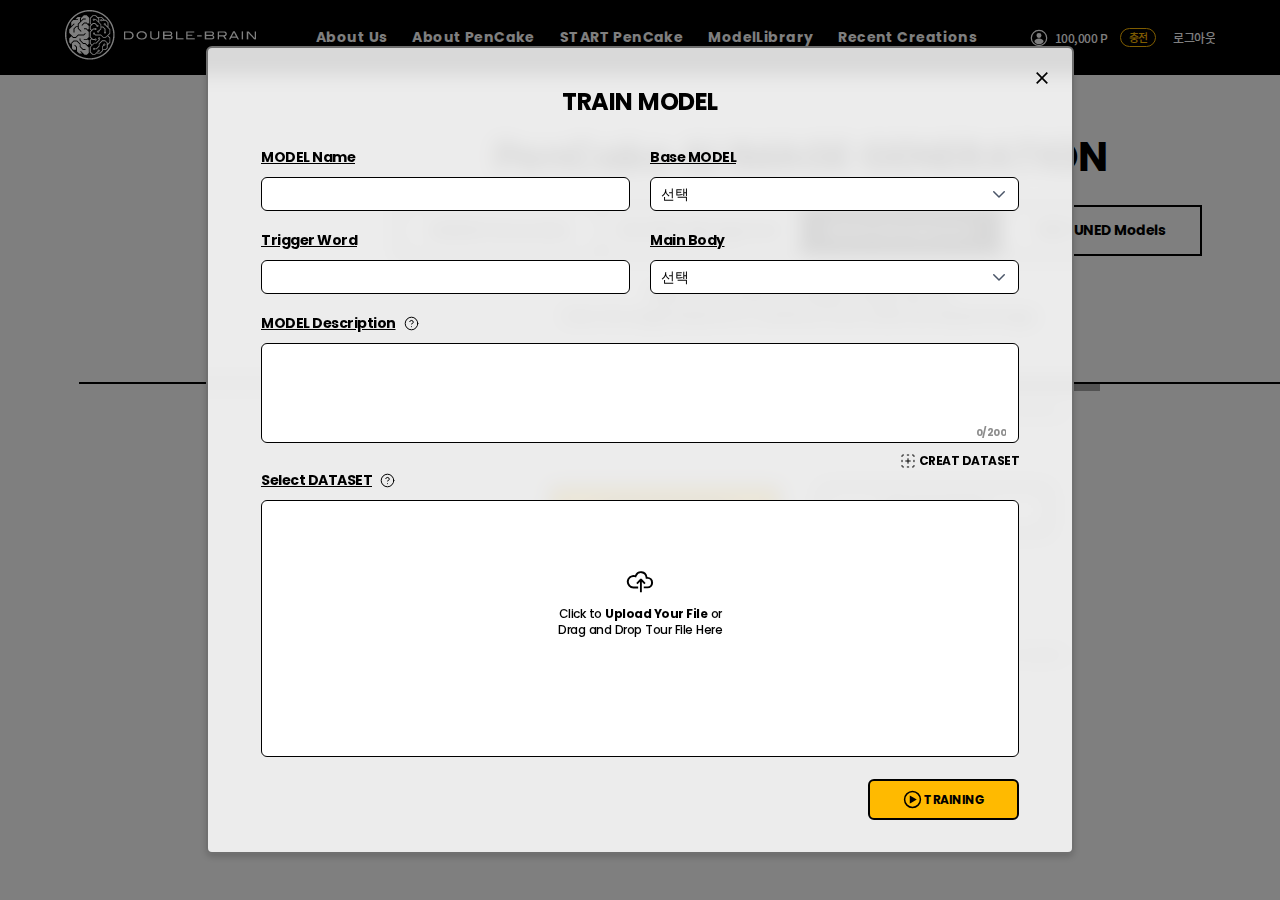
<file: html/page/start-tab03.html>
<!DOCTYPE html>
<html>
<head>
    <meta charset="utf-8"/>
    <meta name="viewport"
          content="user-scalable=no, initial-scale=1.0, maximum-scale=1.0, minimum-scale=1.0, width=device-width"/>
    <meta name="format-detection" content="telephone=no"/>
    <title></title>
    <link rel="stylesheet" href="../../assets/style/swiper.css" type="text/css"/>
    <link rel="stylesheet" href="../../assets/style/common.css" type="text/css"/>

    <script type="text/javascript" src="../../assets/script/ui.js"></script>
    <script type="text/javascript" src="../../assets/script/lib/swiper.js"></script>
    <script type="text/javascript" src="../../assets/script/common.js"></script>

</head>
<body>

<div class="wrapper sub"><!-- start : wrapper -->

    <header><!-- start : header -->
        <div class="rela">
            <h1>
                <a href="javascript:void(0)"><img src="../../assets/image/etc/etc-logo.png" /></a>
            </h1>
            <div class="gnb-box">
                <ul class="gnb-list">
                    <li><a href="javascript:void(0)">About Us</a></li>
                    <li><a href="javascript:void(0)">About PenCake</a></li>
                    <li><a href="javascript:void(0)">START PenCake</a></li>
                    <li><a href="javascript:void(0)">ModelLibrary</a></li>
                    <li><a href="javascript:void(0)">Recent Creations</a></li>
                </ul>
            </div>
            <div class="side-cont">
                <a href="javascript:void(0)" class="btn-point">
                    <div class="upic" style="background:url(../../assets/image/ico/ico-profile.svg);"></div>
                    <div class="upoint">100,000 P</div>
                </a>
                <a href="javascript:void(0)" class="btn-charge">충전</a>
                <a href="javascript:void(0)" class="btn-logout">로그아웃</a>
            </div>
        </div>



    </header><!-- end : header -->

    <div class="container" id="contents"><!-- start : container -->

        <section class="sub-header-wrap">
            <div class="mtit"><strong>PenCake</strong> AI IMAGE GENERATION</div>
            <ul>
                <li><a href="javascript:void(0)">AI IMAGE Generation</a></li>
                <li><a href="javascript:void(0)">DATASET Management</a></li>
                <li><a href="javascript:void(0)" class="on">MODEL Management</a></li>
                <li><a href="javascript:void(0)">FINETUNED Models</a></li>
            </ul>
            <div class="mdesc">Select the number of images, image size, etc
                <br />Enter the target keyword, or sentence, and create the desired image.</div>
        </section>

        <section class="model-page-wrap">
            <ul class="status-list">
                <li><a href="javascript:void(0)" class="on">My Model</a></li>
                <li><a href="javascript:void(0)">Training Progress</a></li>
                <li><a href="javascript:void(0)">Upload Status</a></li>
            </ul>
            <div class="btn-item-wrap">
                <button type="button" class="on">TRAIN NEW MODEL</button>
                <button type="button">UPLOAD MODEL</button>
            </div>
            <div class="msg">There are currently no Model available. Please Train a new model .</div>
        </section>

    </div><!-- end : container -->


</div>

<div id="pop01" class="dialog on">
    <div class="pop-item-wrap">
        <h1>TRAIN <strong>MODEL</strong></h1>
        <a href="javascript:void(0)" class="btn-pop-close" onclick="common.popClose('#pop01')"><img src="../../assets/image/ico/ico-pop-close.svg" /></a>

        <div class="form-row-wrap">
            <div class="form-cols-wrap">
                <div class="label">MODEL Name</div>
                <div class="form-item-wrap">
                    <input type="text" class="inp" />
                </div>
            </div>
            <div class="form-cols-wrap">
                <div class="label">Base MODEL</div>
                <div class="form-item-wrap">
                    <select class="select">
                        <option>선택</option>
                    </select>
                </div>
            </div>
        </div>

        <div class="form-row-wrap">
            <div class="form-cols-wrap">
                <div class="label">Trigger Word</div>
                <div class="form-item-wrap">
                    <input type="text" class="inp" />
                </div>
            </div>
            <div class="form-cols-wrap">
                <div class="label">Main Body</div>
                <div class="form-item-wrap">
                    <select class="select">
                        <option>선택</option>
                    </select>
                </div>
            </div>
        </div>

        <div class="form-row-wrap">
            <div class="form-cols-wrap full">
                <div class="label">MODEL Description
                    <div class="tooltip">
                        <img src="../../assets/image/ico/ico-tooltip.svg"/>
                        <div class="tooltip-item-wrap">툴팁내용</div>
                    </div>
                </div>
                <div class="form-item-wrap">
                    <div class="textrea-wrap">
                        <textarea class="textarea"></textarea>
                        <div class="cnt">0/200</div>
                    </div>
                </div>
                <div class="btn-item-wrap">
                    <a href="javascript:void(0)">
                        <img src="../../assets/image/ico/ico-creat.svg" />
                        <span>CREAT DATASET</span>
                    </a>
                </div>
            </div>
        </div>

        <div class="form-row-wrap t01">
            <div class="form-cols-wrap full">
                <div class="label">Select DATASET
                    <div class="tooltip">
                        <img src="../../assets/image/ico/ico-tooltip.svg"/>
                        <div class="tooltip-item-wrap">툴팁내용</div>
                    </div>
                </div>
                <div class="form-item-wrap">
                    <div class="textrea-wrap t01">
                        <label>
                            <input type="file" />
                            <img src="../../assets/image/ico/ico-upload.svg" />
                            <span>Click to <strong>Upload Your File</strong> or
                        <br />Drag and Drop Tour File Here</span>
                        </label>
                    </div>
                </div>
                <div class="training-item-wrap">
                    <a href="javascript:void(0)">
                        <img src="../../assets/image/ico/ico-training.svg" />
                        <span>TRAINING</span>
                    </a>
                </div>
            </div>
        </div>

    </div>
</div>

</body>
</html>
</file>
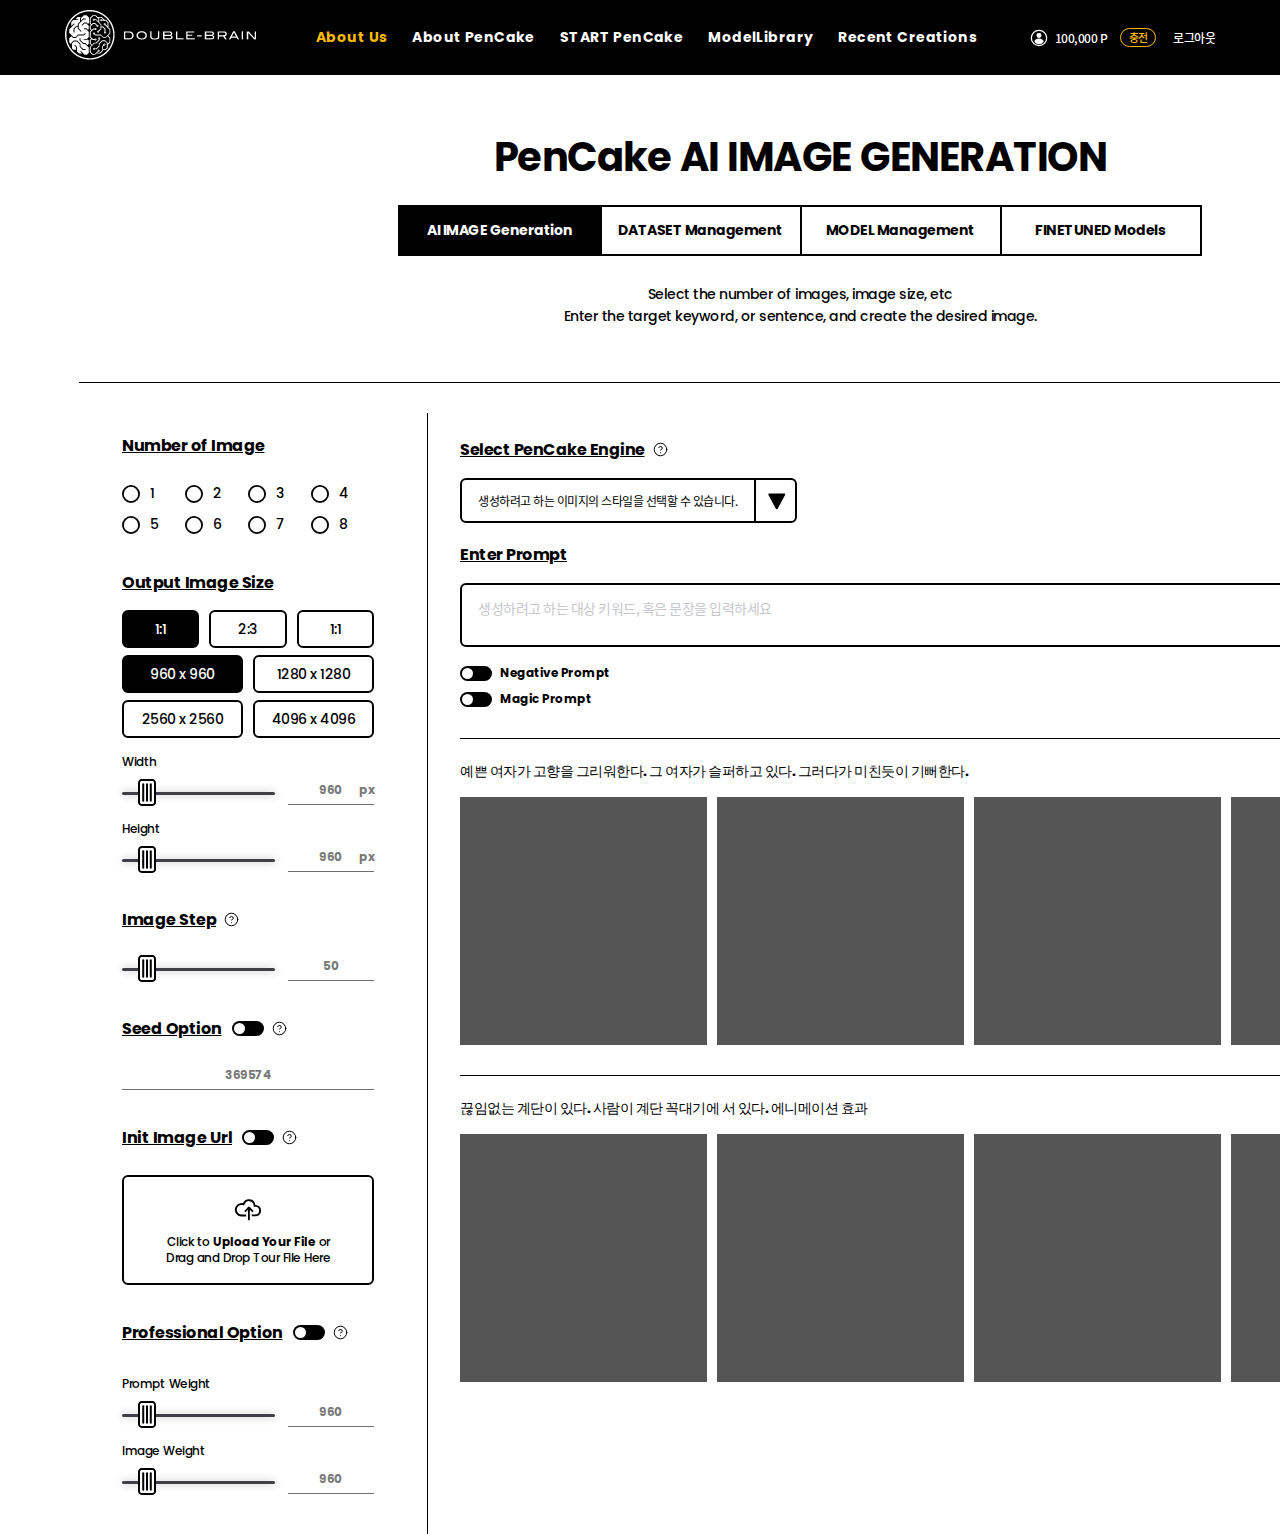
<file: html/page/start.html>
<!DOCTYPE html>
<html>
<head>
    <meta charset="utf-8"/>
    <meta name="viewport"
          content="user-scalable=no, initial-scale=1.0, maximum-scale=1.0, minimum-scale=1.0, width=device-width"/>
    <meta name="format-detection" content="telephone=no"/>
    <title></title>
    <link rel="stylesheet" href="../../assets/style/swiper.css" type="text/css"/>
    <link rel="stylesheet" href="../../assets/style/common.css" type="text/css"/>

    <script type="text/javascript" src="../../assets/script/ui.js"></script>
    <script type="text/javascript" src="../../assets/script/lib/swiper.js"></script>
    <script type="text/javascript" src="../../assets/script/common.js"></script>

</head>
<body>

<div class="wrapper sub"><!-- start : wrapper -->

    <header><!-- start : header -->
        <div class="rela">
            <h1>
                <a href="javascript:void(0)"><img src="../../assets/image/etc/etc-logo.png" /></a>
            </h1>
            <div class="gnb-box">
                <ul class="gnb-list">
                    <li><a href="javascript:void(0)" class="on">About Us</a></li>
                    <li><a href="javascript:void(0)">About PenCake</a></li>
                    <li><a href="javascript:void(0)">START PenCake</a></li>
                    <li><a href="javascript:void(0)">ModelLibrary</a></li>
                    <li><a href="javascript:void(0)">Recent Creations</a></li>
                </ul>
            </div>
            <div class="side-cont">
                <a href="javascript:void(0)" class="btn-point">
                    <div class="upic" style="background:url(../../assets/image/ico/ico-profile.svg);"></div>
                    <div class="upoint">100,000 P</div>
                </a>
                <a href="javascript:void(0)" class="btn-charge">충전</a>
                <a href="javascript:void(0)" class="btn-logout">로그아웃</a>
            </div>
        </div>



    </header><!-- end : header -->

    <div class="container" id="contents"><!-- start : container -->

        <section class="sub-header-wrap">
            <div class="mtit"><strong>PenCake</strong> AI IMAGE GENERATION</div>
            <ul>
                <li><a href="javascript:void(0)" class="on">AI IMAGE Generation</a></li>
                <li><a href="javascript:void(0)">DATASET Management</a></li>
                <li><a href="javascript:void(0)">MODEL Management</a></li>
                <li><a href="javascript:void(0)">FINETUNED Models</a></li>
            </ul>
            <div class="mdesc">Select the number of images, image size, etc
                <br />Enter the target keyword, or sentence, and create the desired image.</div>
        </section>

        <section class="list-page-wrap">
            <div class="lt-item">
                <div class="label">Number of Image</div>
                <ul class="rd-list">
                    <li>
                        <label>
                            <input type="radio" name="radio1" />
                            <span>1</span>
                        </label>
                    </li>
                    <li>
                        <label>
                            <input type="radio" name="radio1" />
                            <span>2</span>
                        </label>
                    </li>
                    <li>
                        <label>
                            <input type="radio" name="radio1" />
                            <span>3</span>
                        </label>
                    </li>
                    <li>
                        <label>
                            <input type="radio" name="radio1" />
                            <span>4</span>
                        </label>
                    </li>
                    <li>
                        <label>
                            <input type="radio" name="radio1" />
                            <span>5</span>
                        </label>
                    </li>
                    <li>
                        <label>
                            <input type="radio" name="radio1" />
                            <span>6</span>
                        </label>
                    </li>
                    <li>
                        <label>
                            <input type="radio" name="radio1" />
                            <span>7</span>
                        </label>
                    </li>
                    <li>
                        <label>
                            <input type="radio" name="radio1" />
                            <span>8</span>
                        </label>
                    </li>
                </ul>

                <div class="label">Output Image Size</div>
                <div class="chk-btn-wrap">
                    <button type="button" class="on btn-size01">1:1</button>
                    <button type="button" class="btn-size01">2:3</button>
                    <button type="button" class="btn-size01">1:1</button>
                </div>
                <div class="chk-btn-wrap type01">
                    <button type="button" class="on btn-size02">960 x 960</button>
                    <button type="button" class="btn-size02">1280 x 1280</button>
                </div>
                <div class="chk-btn-wrap type01">
                    <button type="button" class="btn-size02">2560 x 2560</button>
                    <button type="button" class="btn-size02">4096 x 4096</button>
                </div>

                <div class="stit">Width</div>
                <div class="output-item-wrap">
                    <div class="slide-item-wrap">
                        <div id="slider-range-max01"></div>
                    </div>
                    <div class="slide-value-wrap">
                        <div id="value01" class="value">960</div>
                        <div class="unit">px</div>
                    </div>
                </div>

                <div class="stit">Height</div>
                <div class="output-item-wrap">
                    <div class="slide-item-wrap">
                        <div id="slider-range-max02"></div>
                    </div>
                    <div class="slide-value-wrap">
                        <div id="value02" class="value">960</div>
                        <div class="unit">px</div>
                    </div>
                </div>

                <div class="label">Image Step
                    <div class="tooltip">
                        <img src="../../assets/image/ico/ico-tooltip.svg"/>
                        <div class="tooltip-item-wrap">툴팁내용</div>
                    </div>
                </div>
                <div class="output-item-wrap">
                    <div class="slide-item-wrap">
                        <div id="slider-range-max03"></div>
                    </div>
                    <div class="slide-value-wrap">
                        <div id="value03" class="value">50</div>
                    </div>
                </div>

                <div class="label">Seed Option
                    <input type="checkbox" />
                    <div class="tooltip">
                        <img src="../../assets/image/ico/ico-tooltip.svg"/>
                        <div class="tooltip-item-wrap">툴팁내용</div>
                    </div>
                </div>
                <div class="output-item-wrap">
                    <div class="slide-value-wrap full">
                        <div class="value">369574</div>
                    </div>
                </div>

                <div class="label">Init Image Url
                    <input type="checkbox" />
                    <div class="tooltip">
                        <img src="../../assets/image/ico/ico-tooltip.svg"/>
                        <div class="tooltip-item-wrap">툴팁내용</div>
                    </div>
                </div>
                <div class="output-item-wrap">
                    <label class="file-item-wrap">
                        <input type="file" />
                        <img src="../../assets/image/ico/ico-upload.svg" />
                        <span>Click to <strong>Upload Your File</strong> or
                        <br />Drag and Drop Tour File Here</span>
                    </label>
                </div>

                <div class="label">Professional Option
                    <input type="checkbox" />
                    <div class="tooltip">
                        <img src="../../assets/image/ico/ico-tooltip.svg"/>
                        <div class="tooltip-item-wrap">툴팁내용</div>
                    </div>
                </div>
                <div class="stit">Prompt Weight</div>
                <div class="output-item-wrap">
                    <div class="slide-item-wrap">
                        <div id="slider-range-max04"></div>
                    </div>
                    <div class="slide-value-wrap">
                        <div id="value04" class="value">960</div>
                    </div>
                </div>
                <div class="stit">Image Weight</div>
                <div class="output-item-wrap">
                    <div class="slide-item-wrap">
                        <div id="slider-range-max05"></div>
                    </div>
                    <div class="slide-value-wrap">
                        <div id="value05" class="value">960</div>
                    </div>
                </div>


            </div>
            <div class="rt-item">
                <div class="label">Select PenCake Engine
                    <div class="tooltip">
                        <img src="../../assets/image/ico/ico-tooltip.svg"/>
                        <div class="tooltip-item-wrap">툴팁내용</div>
                    </div>
                </div>
                <div class="form-item-wrap">
                    <select class="select">
                        <option>생성하려고 하는 이미지의 스타일을 선택할 수 있습니다.</option>
                    </select>
                </div>

                <div class="label">Enter  Prompt</div>
                <div class="form-item-wrap">
                    <textarea class="textarea" placeholder="생성하려고 하는 대상 키워드, 혹은 문장을 입력하세요"></textarea>
                    <button type="button">이미지 생성하기</button>
                </div>
                <div class="chk-item-wrap">
                    <input type="checkbox" />
                    <span>Negative Prompt</span>
                </div>
                <div class="chk-item-wrap">
                    <input type="checkbox" />
                    <span>Magic Prompt</span>
                </div>

                <div class="ai-image-wrap">
                    <div class="ai-header">
                        <div class="mdesc">예쁜 여자가 고향을 그리워한다. 그 여자가 슬퍼하고 있다. 그러다가 미친듯이 기뻐한다.</div>
                        <div class="side-btn-wrap">
                            <span>Artist v0.3.0 beta</span>
                            <button type="button"><img src="../../assets/image/ico/ico-remove.svg" /></button>
                        </div>
                    </div>
                    <ul>
                        <li><a href="javascript:void(0)"></a></li>
                        <li><a href="javascript:void(0)"></a></li>
                        <li><a href="javascript:void(0)"></a></li>
                        <li><a href="javascript:void(0)"></a></li>
                    </ul>
                </div>

                <div class="ai-image-wrap">
                    <div class="ai-header">
                        <div class="mdesc">끊임없는 계단이 있다. 사람이 계단 꼭대기에 서 있다. 에니메이션 효과</div>
                        <div class="side-btn-wrap">
                            <span>Artist v0.3.0 beta</span>
                            <button type="button"><img src="../../assets/image/ico/ico-remove.svg" /></button>
                        </div>
                    </div>
                    <ul>
                        <li><a href="javascript:void(0)"></a></li>
                        <li><a href="javascript:void(0)"></a></li>
                        <li><a href="javascript:void(0)"></a></li>
                        <li><a href="javascript:void(0)"></a></li>
                    </ul>
                </div>
            </div>
        </section>

    </div><!-- end : container -->


</div>

<script>
    $(function(){
		$("#slider-range-max01").slider({
			range: "max",
			min: 0,
			max: 100,
			value: 15,
			stop: function( event, ui ) {
				//$( "#amount" ).val( ui.value );
				$("#value01").text(ui.value);
			}
		});
		$("#slider-range-max02").slider({
			range: "max",
			min: 0,
			max: 100,
			value: 15,
			stop: function( event, ui ) {
				//$( "#amount" ).val( ui.value );
				$("#value02").text(ui.value);
			}
		});
		$("#slider-range-max03").slider({
			range: "max",
			min: 0,
			max: 100,
			value: 15,
			stop: function( event, ui ) {
				//$( "#amount" ).val( ui.value );
				$("#value03").text(ui.value);
			}
		});
		$("#slider-range-max04").slider({
			range: "max",
			min: 0,
			max: 100,
			value: 15,
			stop: function( event, ui ) {
				//$( "#amount" ).val( ui.value );
				$("#value04").text(ui.value);
			}
		});
		$("#slider-range-max05").slider({
			range: "max",
			min: 0,
			max: 100,
			value: 15,
			stop: function( event, ui ) {
				//$( "#amount" ).val( ui.value );
				$("#value05").text(ui.value);
			}
		});
    });
</script>


</body>
</html>
</file>
<file: assets/style/common.css>
@charset "utf-8";
@import url('default.css');
@import url('jquery-ui.css');
@import url('aos.css');
@font-face {
    font-family: 'Noto Sans KR';
    font-style: normal;
    font-weight: 100;
    src: url('../fonts/noto-sans-kr-v9-latin_korean-100.eot'); /* IE9 Compat Modes */
    src: local('Noto Sans KR Thin'), local('NotoSansKR-Thin'),
    url('../fonts/noto-sans-kr-v9-latin_korean-100.eot?#iefix') format('embedded-opentype'), /* IE6-IE8 */
    url('../fonts/noto-sans-kr-v9-latin_korean-100.woff2') format('woff2'), /* Super Modern Browsers */
    url('../fonts/noto-sans-kr-v9-latin_korean-100.woff') format('woff'), /* Modern Browsers */
    url('../fonts/noto-sans-kr-v9-latin_korean-100.ttf') format('truetype'), /* Safari, Android, iOS */
    url('../fonts/noto-sans-kr-v9-latin_korean-100.svg#NotoSansKR') format('svg'); /* Legacy iOS */
}
/* noto-sans-kr-300 - latin_korean */
@font-face {
    font-family: 'Noto Sans KR';
    font-style: normal;
    font-weight: 300;
    src: url('../fonts/noto-sans-kr-v9-latin_korean-300.eot'); /* IE9 Compat Modes */
    src: local('Noto Sans KR Light'), local('NotoSansKR-Light'),
    url('../fonts/noto-sans-kr-v9-latin_korean-300.eot?#iefix') format('embedded-opentype'), /* IE6-IE8 */
    url('../fonts/noto-sans-kr-v9-latin_korean-300.woff2') format('woff2'), /* Super Modern Browsers */
    url('../fonts/noto-sans-kr-v9-latin_korean-300.woff') format('woff'), /* Modern Browsers */
    url('../fonts/noto-sans-kr-v9-latin_korean-300.ttf') format('truetype'), /* Safari, Android, iOS */
    url('../fonts/noto-sans-kr-v9-latin_korean-300.svg#NotoSansKR') format('svg'); /* Legacy iOS */
}
/* noto-sans-kr-regular - latin_korean */
@font-face {
    font-family: 'Noto Sans KR';
    font-style: normal;
    font-weight: 400;
    src: url('../fonts/noto-sans-kr-v9-latin_korean-regular.eot'); /* IE9 Compat Modes */
    src: local('Noto Sans KR Regular'), local('NotoSansKR-Regular'),
    url('../fonts/noto-sans-kr-v9-latin_korean-regular.eot?#iefix') format('embedded-opentype'), /* IE6-IE8 */
    url('../fonts/noto-sans-kr-v9-latin_korean-regular.woff2') format('woff2'), /* Super Modern Browsers */
    url('../fonts/noto-sans-kr-v9-latin_korean-regular.woff') format('woff'), /* Modern Browsers */
    url('../fonts/noto-sans-kr-v9-latin_korean-regular.ttf') format('truetype'), /* Safari, Android, iOS */
    url('../fonts/noto-sans-kr-v9-latin_korean-regular.svg#NotoSansKR') format('svg'); /* Legacy iOS */
}
/* noto-sans-kr-500 - latin_korean */
@font-face {
    font-family: 'Noto Sans KR';
    font-style: normal;
    font-weight: 500;
    src: url('../fonts/noto-sans-kr-v9-latin_korean-500.eot'); /* IE9 Compat Modes */
    src: local('Noto Sans KR Medium'), local('NotoSansKR-Medium'),
    url('../fonts/noto-sans-kr-v9-latin_korean-500.eot?#iefix') format('embedded-opentype'), /* IE6-IE8 */
    url('../fonts/noto-sans-kr-v9-latin_korean-500.woff2') format('woff2'), /* Super Modern Browsers */
    url('../fonts/noto-sans-kr-v9-latin_korean-500.woff') format('woff'), /* Modern Browsers */
    url('../fonts/noto-sans-kr-v9-latin_korean-500.ttf') format('truetype'), /* Safari, Android, iOS */
    url('../fonts/noto-sans-kr-v9-latin_korean-500.svg#NotoSansKR') format('svg'); /* Legacy iOS */
}
/* noto-sans-kr-700 - latin_korean */
@font-face {
    font-family: 'Noto Sans KR';
    font-style: normal;
    font-weight: 700;
    src: url('../fonts/noto-sans-kr-v9-latin_korean-700.eot'); /* IE9 Compat Modes */
    src: local('Noto Sans KR Bold'), local('NotoSansKR-Bold'),
    url('../fonts/noto-sans-kr-v9-latin_korean-700.eot?#iefix') format('embedded-opentype'), /* IE6-IE8 */
    url('../fonts/noto-sans-kr-v9-latin_korean-700.woff2') format('woff2'), /* Super Modern Browsers */
    url('../fonts/noto-sans-kr-v9-latin_korean-700.woff') format('woff'), /* Modern Browsers */
    url('../fonts/noto-sans-kr-v9-latin_korean-700.ttf') format('truetype'), /* Safari, Android, iOS */
    url('../fonts/noto-sans-kr-v9-latin_korean-700.svg#NotoSansKR') format('svg'); /* Legacy iOS */
}
/* noto-sans-kr-900 - latin_korean */
@font-face {
    font-family: 'Noto Sans KR';
    font-style: normal;
    font-weight: 900;
    src: url('../fonts/noto-sans-kr-v9-latin_korean-900.eot'); /* IE9 Compat Modes */
    src: local('Noto Sans KR Black'), local('NotoSansKR-Black'),
    url('../fonts/noto-sans-kr-v9-latin_korean-900.eot?#iefix') format('embedded-opentype'), /* IE6-IE8 */
    url('../fonts/noto-sans-kr-v9-latin_korean-900.woff2') format('woff2'), /* Super Modern Browsers */
    url('../fonts/noto-sans-kr-v9-latin_korean-900.woff') format('woff'), /* Modern Browsers */
    url('../fonts/noto-sans-kr-v9-latin_korean-900.ttf') format('truetype'), /* Safari, Android, iOS */
    url('../fonts/noto-sans-kr-v9-latin_korean-900.svg#NotoSansKR') format('svg'); /* Legacy iOS */
}
@font-face {
    font-family: 'Poppins';
    font-weight: 500;
    font-display: swap;
    src: local('Poppins Bold'),
    url('../fonts/Poppins-Bold.woff') format('woff'),
    url('../fonts/Poppins-Bold.ttf') format('truetype');
}

@font-face {
    font-family: 'Poppins';
    font-weight: 300;
    font-display: swap;
    src: local('Poppins Medium'),
    url('../fonts/Poppins-Medium.woff2') format('woff2'),
    url('../fonts/Poppins-Medium.ttf') format('truetype');
}

@font-face {
    font-family: 'Poppins';
    font-weight: 100;
    font-display: swap;
    src: local('Poppins Light'),
    url('../fonts/Poppins-Light.woff2') format('woff2'),
    url('../fonts/Poppins-Light.woff') format('woff'),
    url('../fonts/Poppins-Light.ttf') format('truetype');
}

@font-face {
    font-family: 'Roboto';
    font-style: normal;
    font-weight: 100;
    src: url('../fonts/Roboto-Thin.eot'); /* IE9 Compat Modes */
    src: local('Roboto Thin'), local('Roboto-Thin'),
    url('../fonts/Roboto-Thin.eot?#iefix') format('embedded-opentype'), /* IE6-IE8 */
    url('../fonts/Roboto-Thin.woff2') format('woff2'), /* Super Modern Browsers */
    url('../fonts/Roboto-Thin.woff') format('woff'), /* Modern Browsers
    url('../fonts/noto-sans-kr-v9-latin_korean-100.ttf') format('truetype'), *//* Safari, Android, iOS */
    url('../fonts/Roboto-Thin.svg#Roboto') format('svg'); /* Legacy iOS */
}
/* noto-sans-kr-300 - latin_korean */
@font-face {
    font-family: 'Roboto';
    font-style: normal;
    font-weight: 300;
    src: url('../fonts/Roboto-Light.eot'); /* IE9 Compat Modes */
    src: local('Roboto Light'), local('Roboto-Light'),
    url('../fonts/Roboto-Light.eot?#iefix') format('embedded-opentype'), /* IE6-IE8 */
    url('../fonts/Roboto-Light.woff2') format('woff2'), /* Super Modern Browsers */
    url('../fonts/Roboto-Light.woff') format('woff'), /* Modern Browsers
    url('../fonts/noto-sans-kr-v9-latin_korean-300.ttf') format('truetype'),*/ /* Safari, Android, iOS */
    url('../fonts/Roboto-Light.svg#Roboto') format('svg'); /* Legacy iOS */
}
/* noto-sans-kr-regular - latin_korean */
@font-face {
    font-family: 'Roboto';
    font-style: normal;
    font-weight: 400;
    src: url('../fonts/Roboto-Regular.eot'); /* IE9 Compat Modes */
    src: local('Roboto Regular'), local('Roboto-Regular'),
    url('../fonts/Roboto-Regular.eot?#iefix') format('embedded-opentype'), /* IE6-IE8 */
    url('../fonts/Roboto-Regular.woff2') format('woff2'), /* Super Modern Browsers */
    url('../fonts/Roboto-Regular.woff') format('woff'), /* Modern Browsers
    url('../fonts/noto-sans-kr-v9-latin_korean-regular.ttf') format('truetype'),*/ /* Safari, Android, iOS */
    url('../fonts/Roboto-Regular.svg#Roboto') format('svg'); /* Legacy iOS */
}
@font-face {
    font-family: 'Roboto';
    font-style: normal;
    font-weight: 500;
    src: url('../fonts/Roboto-Bold.eot'); /* IE9 Compat Modes */
    src: local('Roboto Bold'), local('Roboto-Bold'),
    url('../fonts/Roboto-Bold.eot?#iefix') format('embedded-opentype'), /* IE6-IE8 */
    url('../fonts/Roboto-Bold.woff2') format('woff2'), /* Super Modern Browsers */
    url('../fonts/Roboto-Bold.woff') format('woff'), /* Modern Browsers
    url('../fonts/noto-sans-kr-v9-latin_korean-regular.ttf') format('truetype'),*/ /* Safari, Android, iOS */
    url('../fonts/Roboto-Bold.svg#Roboto') format('svg'); /* Legacy iOS */
}


*{ font-family: 'Poppins';font-weight:400;font-size:14px;color:#666;-webkit-overflow-scrolling: touch;letter-spacing:-.5px;}
html,body,p, input, select, form, label, mark, ul, ul li, ol, ol li, dl, dl dt, dl dd, img, a, table, h1, h2, h3, h4, h5{margin:0;padding:0;}
img{ border:0; }
ul, ol{ list-style:none; }
a{color:#555;text-decoration:none;}
a:hover, a:active, a:visited{text-decoration:none !important; }
table{border:0;border-collapse:collapse;table-layout:fixed;}

.hidden{position:absolute;left:-20000px;}
.w100{width:100px !important;}
.w150{width:150px !important;}

.ml5{margin-left:5px !important}
.ml20{margin-left:20px !important}
.ml30{margin-left:30px !important}

.mt0{margin-top:0px !important}
.mt5{margin-top:5px !important}
.mt10{margin-top:10px !important}
.mt20{margin-top:20px !important}
.mt30{margin-top:30px !important}
.mt35{margin-top:35px !important}
.mt40{margin-top:40px !important}
.mt50{margin-top:50px !important}

.mb5{margin-bottom:5px !important}
.mb10{margin-bottom:10px;}
.mb20{margin-bottom:20px;}
.mb30{margin-bottom:30px;}

::selection {background:#99CC00;color: #FFF;text-shadow: none;}
::-moz-selection {background:#99CC00;color: #FFF;text-shadow: none;}
::-webkit-selection {background:#99CC00;color: #FFF;text-shadow: none;}

a{opacity:1;text-decoration:none !important;}

a.cubic{-webkit-transition:.3s;outline:0;}
a.cubic:active{outline:0;}
a.cubic:hover{opacity:.8;-webkit-transform: scale(0.95);-webkit-transition-timing-function: cubic-bezier(0.47, 2.02, 0.47, 2.02);}

.hidden{position:absolute;left:-20000px;}

select {cursor:pointer;outline:none;background:url(../image/bg/bg-select.svg) no-repeat right center;appearance: none;-moz-appearance:none;-webkit-appearance: none;position:relative;}
select:before{content:"";width:2px;height:100%;overflow:hidden;display:block;background:#000;position:absolute;right:40px;top:0;}
select::-ms-expand {display:none}
/*
input[type=checkbox]{outline:none;float:left;background:url(../image/bg/bg-chk-off.svg) no-repeat;background-size:24px 24px;border:0;width:24px;height:24px;overflow:hidden;appearance: none;-moz-appearance: none;-webkit-appearance: none;}
input[type=checkbox]:checked{width:24px;height:24px;background:url(../image/bg/bg-chk-on.svg) no-repeat;background-size:24px 24px;}
input[type=checkbox]::-ms-check{border:0;outline:none;appearance: none;-moz-appearance: none;-webkit-appearance: none;width:24px;height:24px;content:"";background:url(../image/bg/bg-chk-off.svg) no-repeat;background-size:24px 24px;}
input[type=checkbox]:checked::-ms-check{color:transparent;background:url(../image/bg/bg-chk-on.svg) no-repeat;background-size:24px 24px;}
*/

input{outline:none;}
button{cursor:pointer;outline:none;}
input::-webkit-input-placeholder {color: #c7c7cc;}
textarea::-webkit-input-placeholder {color: #c7c7cc;}

/*
input[type=radio]{outline:none;float:left;background:url(../image/bg/bg-rd-off.png) no-repeat;background-size:20px 20px;border:0;width:20px;height:20px;overflow:hidden;appearance: none;-moz-appearance: none;-webkit-appearance: none;}
input[type=radio]:checked{width:20px;height:20px;background:url(../image/bg/bg-rd-on.png) no-repeat;background-size:20px 20px;}
input[type=radio]::-ms-check{border:0;outline:none;appearance: none;-moz-appearance: none;-webkit-appearance: none;width:20px;height:20px;content:"";background:url(../image/bg/bg-rd-off.png) no-repeat;background-size:20px 20px;}
input[type=radio]:checked::-ms-check{color:transparent;background:url(../image/bg/bg-rd-on.png) no-repeat;background-size:20px 20px;}
*/
@font-face{font-family:element-icons;src:url(../fonts/element.woff) format("woff"),url(../fonts/element.ttf) format("truetype");font-weight:400;font-display:"auto";font-style:normal}[class*=" el-icon-"],[class^=el-icon-]{font-family:element-icons!important;speak:none;font-style:normal;font-weight:400;font-variant:normal;text-transform:none;line-height:1;vertical-align:baseline;display:inline-block;-webkit-font-smoothing:antialiased;-moz-osx-font-smoothing:grayscale}.el-icon-ice-cream-round:before{content:"\e6a0"}.el-icon-ice-cream-square:before{content:"\e6a3"}.el-icon-lollipop:before{content:"\e6a4"}.el-icon-potato-strips:before{content:"\e6a5"}.el-icon-milk-tea:before{content:"\e6a6"}.el-icon-ice-drink:before{content:"\e6a7"}.el-icon-ice-tea:before{content:"\e6a9"}.el-icon-coffee:before{content:"\e6aa"}.el-icon-orange:before{content:"\e6ab"}.el-icon-pear:before{content:"\e6ac"}.el-icon-apple:before{content:"\e6ad"}.el-icon-cherry:before{content:"\e6ae"}.el-icon-watermelon:before{content:"\e6af"}.el-icon-grape:before{content:"\e6b0"}.el-icon-refrigerator:before{content:"\e6b1"}.el-icon-goblet-square-full:before{content:"\e6b2"}.el-icon-goblet-square:before{content:"\e6b3"}.el-icon-goblet-full:before{content:"\e6b4"}.el-icon-goblet:before{content:"\e6b5"}.el-icon-cold-drink:before{content:"\e6b6"}.el-icon-coffee-cup:before{content:"\e6b8"}.el-icon-water-cup:before{content:"\e6b9"}.el-icon-hot-water:before{content:"\e6ba"}.el-icon-ice-cream:before{content:"\e6bb"}.el-icon-dessert:before{content:"\e6bc"}.el-icon-sugar:before{content:"\e6bd"}.el-icon-tableware:before{content:"\e6be"}.el-icon-burger:before{content:"\e6bf"}.el-icon-knife-fork:before{content:"\e6c1"}.el-icon-fork-spoon:before{content:"\e6c2"}.el-icon-chicken:before{content:"\e6c3"}.el-icon-food:before{content:"\e6c4"}.el-icon-dish-1:before{content:"\e6c5"}.el-icon-dish:before{content:"\e6c6"}.el-icon-moon-night:before{content:"\e6ee"}.el-icon-moon:before{content:"\e6f0"}.el-icon-cloudy-and-sunny:before{content:"\e6f1"}.el-icon-partly-cloudy:before{content:"\e6f2"}.el-icon-cloudy:before{content:"\e6f3"}.el-icon-sunny:before{content:"\e6f6"}.el-icon-sunset:before{content:"\e6f7"}.el-icon-sunrise-1:before{content:"\e6f8"}.el-icon-sunrise:before{content:"\e6f9"}.el-icon-heavy-rain:before{content:"\e6fa"}.el-icon-lightning:before{content:"\e6fb"}.el-icon-light-rain:before{content:"\e6fc"}.el-icon-wind-power:before{content:"\e6fd"}.el-icon-baseball:before{content:"\e712"}.el-icon-soccer:before{content:"\e713"}.el-icon-football:before{content:"\e715"}.el-icon-basketball:before{content:"\e716"}.el-icon-ship:before{content:"\e73f"}.el-icon-truck:before{content:"\e740"}.el-icon-bicycle:before{content:"\e741"}.el-icon-mobile-phone:before{content:"\e6d3"}.el-icon-service:before{content:"\e6d4"}.el-icon-key:before{content:"\e6e2"}.el-icon-unlock:before{content:"\e6e4"}.el-icon-lock:before{content:"\e6e5"}.el-icon-watch:before{content:"\e6fe"}.el-icon-watch-1:before{content:"\e6ff"}.el-icon-timer:before{content:"\e702"}.el-icon-alarm-clock:before{content:"\e703"}.el-icon-map-location:before{content:"\e704"}.el-icon-delete-location:before{content:"\e705"}.el-icon-add-location:before{content:"\e706"}.el-icon-location-information:before{content:"\e707"}.el-icon-location-outline:before{content:"\e708"}.el-icon-location:before{content:"\e79e"}.el-icon-place:before{content:"\e709"}.el-icon-discover:before{content:"\e70a"}.el-icon-first-aid-kit:before{content:"\e70b"}.el-icon-trophy-1:before{content:"\e70c"}.el-icon-trophy:before{content:"\e70d"}.el-icon-medal:before{content:"\e70e"}.el-icon-medal-1:before{content:"\e70f"}.el-icon-stopwatch:before{content:"\e710"}.el-icon-mic:before{content:"\e711"}.el-icon-copy-document:before{content:"\e718"}.el-icon-full-screen:before{content:"\e719"}.el-icon-switch-button:before{content:"\e71b"}.el-icon-aim:before{content:"\e71c"}.el-icon-crop:before{content:"\e71d"}.el-icon-odometer:before{content:"\e71e"}.el-icon-time:before{content:"\e71f"}.el-icon-bangzhu:before{content:"\e724"}.el-icon-close-notification:before{content:"\e726"}.el-icon-microphone:before{content:"\e727"}.el-icon-turn-off-microphone:before{content:"\e728"}.el-icon-position:before{content:"\e729"}.el-icon-postcard:before{content:"\e72a"}.el-icon-message:before{content:"\e72b"}.el-icon-chat-line-square:before{content:"\e72d"}.el-icon-chat-dot-square:before{content:"\e72e"}.el-icon-chat-dot-round:before{content:"\e72f"}.el-icon-chat-square:before{content:"\e730"}.el-icon-chat-line-round:before{content:"\e731"}.el-icon-chat-round:before{content:"\e732"}.el-icon-set-up:before{content:"\e733"}.el-icon-turn-off:before{content:"\e734"}.el-icon-open:before{content:"\e735"}.el-icon-connection:before{content:"\e736"}.el-icon-link:before{content:"\e737"}.el-icon-cpu:before{content:"\e738"}.el-icon-thumb:before{content:"\e739"}.el-icon-female:before{content:"\e73a"}.el-icon-male:before{content:"\e73b"}.el-icon-guide:before{content:"\e73c"}.el-icon-news:before{content:"\e73e"}.el-icon-price-tag:before{content:"\e744"}.el-icon-discount:before{content:"\e745"}.el-icon-wallet:before{content:"\e747"}.el-icon-coin:before{content:"\e748"}.el-icon-money:before{content:"\e749"}.el-icon-bank-card:before{content:"\e74a"}.el-icon-box:before{content:"\e74b"}.el-icon-present:before{content:"\e74c"}.el-icon-sell:before{content:"\e6d5"}.el-icon-sold-out:before{content:"\e6d6"}.el-icon-shopping-bag-2:before{content:"\e74d"}.el-icon-shopping-bag-1:before{content:"\e74e"}.el-icon-shopping-cart-2:before{content:"\e74f"}.el-icon-shopping-cart-1:before{content:"\e750"}.el-icon-shopping-cart-full:before{content:"\e751"}.el-icon-smoking:before{content:"\e752"}.el-icon-no-smoking:before{content:"\e753"}.el-icon-house:before{content:"\e754"}.el-icon-table-lamp:before{content:"\e755"}.el-icon-school:before{content:"\e756"}.el-icon-office-building:before{content:"\e757"}.el-icon-toilet-paper:before{content:"\e758"}.el-icon-notebook-2:before{content:"\e759"}.el-icon-notebook-1:before{content:"\e75a"}.el-icon-files:before{content:"\e75b"}.el-icon-collection:before{content:"\e75c"}.el-icon-receiving:before{content:"\e75d"}.el-icon-suitcase-1:before{content:"\e760"}.el-icon-suitcase:before{content:"\e761"}.el-icon-film:before{content:"\e763"}.el-icon-collection-tag:before{content:"\e765"}.el-icon-data-analysis:before{content:"\e766"}.el-icon-pie-chart:before{content:"\e767"}.el-icon-data-board:before{content:"\e768"}.el-icon-data-line:before{content:"\e76d"}.el-icon-reading:before{content:"\e769"}.el-icon-magic-stick:before{content:"\e76a"}.el-icon-coordinate:before{content:"\e76b"}.el-icon-mouse:before{content:"\e76c"}.el-icon-brush:before{content:"\e76e"}.el-icon-headset:before{content:"\e76f"}.el-icon-umbrella:before{content:"\e770"}.el-icon-scissors:before{content:"\e771"}.el-icon-mobile:before{content:"\e773"}.el-icon-attract:before{content:"\e774"}.el-icon-monitor:before{content:"\e775"}.el-icon-search:before{content:"\e778"}.el-icon-takeaway-box:before{content:"\e77a"}.el-icon-paperclip:before{content:"\e77d"}.el-icon-printer:before{content:"\e77e"}.el-icon-document-add:before{content:"\e782"}.el-icon-document:before{content:"\e785"}.el-icon-document-checked:before{content:"\e786"}.el-icon-document-copy:before{content:"\e787"}.el-icon-document-delete:before{content:"\e788"}.el-icon-document-remove:before{content:"\e789"}.el-icon-tickets:before{content:"\e78b"}.el-icon-folder-checked:before{content:"\e77f"}.el-icon-folder-delete:before{content:"\e780"}.el-icon-folder-remove:before{content:"\e781"}.el-icon-folder-add:before{content:"\e783"}.el-icon-folder-opened:before{content:"\e784"}.el-icon-folder:before{content:"\e78a"}.el-icon-edit-outline:before{content:"\e764"}.el-icon-edit:before{content:"\e78c"}.el-icon-date:before{content:"\e78e"}.el-icon-c-scale-to-original:before{content:"\e7c6"}.el-icon-view:before{content:"\e6ce"}.el-icon-loading:before{content:"\e6cf"}.el-icon-rank:before{content:"\e6d1"}.el-icon-sort-down:before{content:"\e7c4"}.el-icon-sort-up:before{content:"\e7c5"}.el-icon-sort:before{content:"\e6d2"}.el-icon-finished:before{content:"\e6cd"}.el-icon-refresh-left:before{content:"\e6c7"}.el-icon-refresh-right:before{content:"\e6c8"}.el-icon-refresh:before{content:"\e6d0"}.el-icon-video-play:before{content:"\e7c0"}.el-icon-video-pause:before{content:"\e7c1"}.el-icon-d-arrow-right:before{content:"\e6dc"}.el-icon-d-arrow-left:before{content:"\e6dd"}.el-icon-arrow-up:before{content:"\e6e1"}.el-icon-arrow-down:before{content:"\e6df"}.el-icon-arrow-right:before{content:"\e6e0"}.el-icon-arrow-left:before{content:"\e6de"}.el-icon-top-right:before{content:"\e6e7"}.el-icon-top-left:before{content:"\e6e8"}.el-icon-top:before{content:"\e6e6"}.el-icon-bottom:before{content:"\e6eb"}.el-icon-right:before{content:"\e6e9"}.el-icon-back:before{content:"\e6ea"}.el-icon-bottom-right:before{content:"\e6ec"}.el-icon-bottom-left:before{content:"\e6ed"}.el-icon-caret-top:before{content:"\e78f"}.el-icon-caret-bottom:before{content:"\e790"}.el-icon-caret-right:before{content:"\e791"}.el-icon-caret-left:before{content:"\e792"}.el-icon-d-caret:before{content:"\e79a"}.el-icon-share:before{content:"\e793"}.el-icon-menu:before{content:"\e798"}.el-icon-s-grid:before{content:"\e7a6"}.el-icon-s-check:before{content:"\e7a7"}.el-icon-s-data:before{content:"\e7a8"}.el-icon-s-opportunity:before{content:"\e7aa"}.el-icon-s-custom:before{content:"\e7ab"}.el-icon-s-claim:before{content:"\e7ad"}.el-icon-s-finance:before{content:"\e7ae"}.el-icon-s-comment:before{content:"\e7af"}.el-icon-s-flag:before{content:"\e7b0"}.el-icon-s-marketing:before{content:"\e7b1"}.el-icon-s-shop:before{content:"\e7b4"}.el-icon-s-open:before{content:"\e7b5"}.el-icon-s-management:before{content:"\e7b6"}.el-icon-s-ticket:before{content:"\e7b7"}.el-icon-s-release:before{content:"\e7b8"}.el-icon-s-home:before{content:"\e7b9"}.el-icon-s-promotion:before{content:"\e7ba"}.el-icon-s-operation:before{content:"\e7bb"}.el-icon-s-unfold:before{content:"\e7bc"}.el-icon-s-fold:before{content:"\e7a9"}.el-icon-s-platform:before{content:"\e7bd"}.el-icon-s-order:before{content:"\e7be"}.el-icon-s-cooperation:before{content:"\e7bf"}.el-icon-bell:before{content:"\e725"}.el-icon-message-solid:before{content:"\e799"}.el-icon-video-camera:before{content:"\e772"}.el-icon-video-camera-solid:before{content:"\e796"}.el-icon-camera:before{content:"\e779"}.el-icon-camera-solid:before{content:"\e79b"}.el-icon-download:before{content:"\e77c"}.el-icon-upload2:before{content:"\e77b"}.el-icon-upload:before{content:"\e7c3"}.el-icon-picture-outline-round:before{content:"\e75f"}.el-icon-picture-outline:before{content:"\e75e"}.el-icon-picture:before{content:"\e79f"}.el-icon-close:before{content:"\e6db"}.el-icon-check:before{content:"\e6da"}.el-icon-plus:before{content:"\e6d9"}.el-icon-minus:before{content:"\e6d8"}.el-icon-help:before{content:"\e73d"}.el-icon-s-help:before{content:"\e7b3"}.el-icon-circle-close:before{content:"\e78d"}.el-icon-circle-check:before{content:"\e720"}.el-icon-circle-plus-outline:before{content:"\e723"}.el-icon-remove-outline:before{content:"\e722"}.el-icon-zoom-out:before{content:"\e776"}.el-icon-zoom-in:before{content:"\e777"}.el-icon-error:before{content:"\e79d"}.el-icon-success:before{content:"\e79c"}.el-icon-circle-plus:before{content:"\e7a0"}.el-icon-remove:before{content:"\e7a2"}.el-icon-info:before{content:"\e7a1"}.el-icon-question:before{content:"\e7a4"}.el-icon-warning-outline:before{content:"\e6c9"}.el-icon-warning:before{content:"\e7a3"}.el-icon-goods:before{content:"\e7c2"}.el-icon-s-goods:before{content:"\e7b2"}.el-icon-star-off:before{content:"\e717"}.el-icon-star-on:before{content:"\e797"}.el-icon-more-outline:before{content:"\e6cc"}.el-icon-more:before{content:"\e794"}.el-icon-phone-outline:before{content:"\e6cb"}.el-icon-phone:before{content:"\e795"}.el-icon-user:before{content:"\e6e3"}.el-icon-user-solid:before{content:"\e7a5"}.el-icon-setting:before{content:"\e6ca"}.el-icon-s-tools:before{content:"\e7ac"}.el-icon-delete:before{content:"\e6d7"}.el-icon-delete-solid:before{content:"\e7c9"}.el-icon-eleme:before{content:"\e7c7"}.el-icon-platform-eleme:before{content:"\e7ca"}.el-icon-loading{-webkit-animation:rotating 2s linear infinite;animation:rotating 2s linear infinite}.el-icon--right{margin-left:5px}.el-icon--left{margin-right:5px}

s.mCustomScrollbar{-ms-touch-action:pinch-zoom;touch-action:pinch-zoom}.mCustomScrollbar.mCS_no_scrollbar,.mCustomScrollbar.mCS_touch_action{-ms-touch-action:auto;touch-action:auto}.mCustomScrollBox{position:relative;overflow:hidden;height:100%;max-width:100%;outline:0;direction:ltr}.mCSB_container{overflow:hidden;width:auto;height:auto}.mCSB_inside>.mCSB_container{margin-right:30px}.mCSB_container.mCS_no_scrollbar_y.mCS_y_hidden{margin-right:0}.mCS-dir-rtl>.mCSB_inside>.mCSB_container{margin-right:0;margin-left:30px}.mCS-dir-rtl>.mCSB_inside>.mCSB_container.mCS_no_scrollbar_y.mCS_y_hidden{margin-left:0}.mCSB_scrollTools{position:absolute;width:16px;height:auto;left:auto;top:0;right:0;bottom:0;opacity:.75;filter:"alpha(opacity=75)";-ms-filter:"alpha(opacity=75)"}.mCSB_outside+.mCSB_scrollTools{right:-26px}.mCS-dir-rtl>.mCSB_inside>.mCSB_scrollTools,.mCS-dir-rtl>.mCSB_outside+.mCSB_scrollTools{right:auto;left:0}.mCS-dir-rtl>.mCSB_outside+.mCSB_scrollTools{left:-26px}.mCSB_scrollTools .mCSB_draggerContainer{position:absolute;top:0;left:0;bottom:0;right:0;height:auto}.mCSB_scrollTools a+.mCSB_draggerContainer{margin:20px 0}.mCSB_scrollTools .mCSB_draggerRail{width:2px;height:100%;margin:0 auto;-webkit-border-radius:16px;-moz-border-radius:16px;border-radius:16px}.mCSB_scrollTools .mCSB_dragger{cursor:pointer;width:100%;height:30px;z-index:1}.mCSB_scrollTools .mCSB_dragger .mCSB_dragger_bar{position:relative;width:4px;height:100%;margin:0 auto;-webkit-border-radius:16px;-moz-border-radius:16px;border-radius:16px;text-align:center}.mCSB_scrollTools_vertical.mCSB_scrollTools_onDrag_expand .mCSB_dragger.mCSB_dragger_onDrag_expanded .mCSB_dragger_bar,.mCSB_scrollTools_vertical.mCSB_scrollTools_onDrag_expand .mCSB_draggerContainer:hover .mCSB_dragger .mCSB_dragger_bar{width:12px}.mCSB_scrollTools_vertical.mCSB_scrollTools_onDrag_expand .mCSB_dragger.mCSB_dragger_onDrag_expanded+.mCSB_draggerRail,.mCSB_scrollTools_vertical.mCSB_scrollTools_onDrag_expand .mCSB_draggerContainer:hover .mCSB_draggerRail{width:8px}.mCSB_scrollTools .mCSB_buttonDown,.mCSB_scrollTools .mCSB_buttonUp{display:block;position:absolute;height:20px;width:100%;overflow:hidden;margin:0 auto;cursor:pointer}.mCSB_scrollTools .mCSB_buttonDown{bottom:0}.mCSB_horizontal.mCSB_inside>.mCSB_container{margin-right:0;margin-bottom:30px}.mCSB_horizontal.mCSB_outside>.mCSB_container{min-height:100%}.mCSB_horizontal>.mCSB_container.mCS_no_scrollbar_x.mCS_x_hidden{margin-bottom:0}.mCSB_scrollTools.mCSB_scrollTools_horizontal{width:auto;height:16px;top:auto;right:0;bottom:0;left:0}.mCustomScrollBox+.mCSB_scrollTools+.mCSB_scrollTools.mCSB_scrollTools_horizontal,.mCustomScrollBox+.mCSB_scrollTools.mCSB_scrollTools_horizontal{bottom:-26px}.mCSB_scrollTools.mCSB_scrollTools_horizontal a+.mCSB_draggerContainer{margin:0 20px}.mCSB_scrollTools.mCSB_scrollTools_horizontal .mCSB_draggerRail{width:100%;height:2px;margin:7px 0}.mCSB_scrollTools.mCSB_scrollTools_horizontal .mCSB_dragger{width:30px;height:100%;left:0}.mCSB_scrollTools.mCSB_scrollTools_horizontal .mCSB_dragger .mCSB_dragger_bar{width:100%;height:4px;margin:6px auto}.mCSB_scrollTools_horizontal.mCSB_scrollTools_onDrag_expand .mCSB_dragger.mCSB_dragger_onDrag_expanded .mCSB_dragger_bar,.mCSB_scrollTools_horizontal.mCSB_scrollTools_onDrag_expand .mCSB_draggerContainer:hover .mCSB_dragger .mCSB_dragger_bar{height:12px;margin:2px auto}.mCSB_scrollTools_horizontal.mCSB_scrollTools_onDrag_expand .mCSB_dragger.mCSB_dragger_onDrag_expanded+.mCSB_draggerRail,.mCSB_scrollTools_horizontal.mCSB_scrollTools_onDrag_expand .mCSB_draggerContainer:hover .mCSB_draggerRail{height:8px;margin:4px 0}.mCSB_scrollTools.mCSB_scrollTools_horizontal .mCSB_buttonLeft,.mCSB_scrollTools.mCSB_scrollTools_horizontal .mCSB_buttonRight{display:block;position:absolute;width:20px;height:100%;overflow:hidden;margin:0 auto;cursor:pointer}.mCSB_scrollTools.mCSB_scrollTools_horizontal .mCSB_buttonLeft{left:0}.mCSB_scrollTools.mCSB_scrollTools_horizontal .mCSB_buttonRight{right:0}.mCSB_container_wrapper{position:absolute;height:auto;width:auto;overflow:hidden;top:0;left:0;right:0;bottom:0;margin-right:30px;margin-bottom:30px}.mCSB_container_wrapper>.mCSB_container{padding-right:30px;padding-bottom:30px;-webkit-box-sizing:border-box;-moz-box-sizing:border-box;box-sizing:border-box}.mCSB_vertical_horizontal>.mCSB_scrollTools.mCSB_scrollTools_vertical{bottom:20px}.mCSB_vertical_horizontal>.mCSB_scrollTools.mCSB_scrollTools_horizontal{right:20px}.mCSB_container_wrapper.mCS_no_scrollbar_x.mCS_x_hidden+.mCSB_scrollTools.mCSB_scrollTools_vertical{bottom:0}.mCS-dir-rtl>.mCustomScrollBox.mCSB_vertical_horizontal.mCSB_inside>.mCSB_scrollTools.mCSB_scrollTools_horizontal,.mCSB_container_wrapper.mCS_no_scrollbar_y.mCS_y_hidden+.mCSB_scrollTools~.mCSB_scrollTools.mCSB_scrollTools_horizontal{right:0}.mCS-dir-rtl>.mCustomScrollBox.mCSB_vertical_horizontal.mCSB_inside>.mCSB_scrollTools.mCSB_scrollTools_horizontal{left:20px}.mCS-dir-rtl>.mCustomScrollBox.mCSB_vertical_horizontal.mCSB_inside>.mCSB_container_wrapper.mCS_no_scrollbar_y.mCS_y_hidden+.mCSB_scrollTools~.mCSB_scrollTools.mCSB_scrollTools_horizontal{left:0}.mCS-dir-rtl>.mCSB_inside>.mCSB_container_wrapper{margin-right:0;margin-left:30px}.mCSB_container_wrapper.mCS_no_scrollbar_y.mCS_y_hidden>.mCSB_container{padding-right:0}.mCSB_container_wrapper.mCS_no_scrollbar_x.mCS_x_hidden>.mCSB_container{padding-bottom:0}.mCustomScrollBox.mCSB_vertical_horizontal.mCSB_inside>.mCSB_container_wrapper.mCS_no_scrollbar_y.mCS_y_hidden{margin-right:0;margin-left:0}.mCustomScrollBox.mCSB_vertical_horizontal.mCSB_inside>.mCSB_container_wrapper.mCS_no_scrollbar_x.mCS_x_hidden{margin-bottom:0}.mCSB_scrollTools,.mCSB_scrollTools .mCSB_buttonDown,.mCSB_scrollTools .mCSB_buttonLeft,.mCSB_scrollTools .mCSB_buttonRight,.mCSB_scrollTools .mCSB_buttonUp,.mCSB_scrollTools .mCSB_dragger .mCSB_dragger_bar{-webkit-transition:opacity .2s ease-in-out,background-color .2s ease-in-out;-moz-transition:opacity .2s ease-in-out,background-color .2s ease-in-out;-o-transition:opacity .2s ease-in-out,background-color .2s ease-in-out;transition:opacity .2s ease-in-out,background-color .2s ease-in-out}.mCSB_scrollTools_horizontal.mCSB_scrollTools_onDrag_expand .mCSB_draggerRail,.mCSB_scrollTools_horizontal.mCSB_scrollTools_onDrag_expand .mCSB_dragger_bar,.mCSB_scrollTools_vertical.mCSB_scrollTools_onDrag_expand .mCSB_draggerRail,.mCSB_scrollTools_vertical.mCSB_scrollTools_onDrag_expand .mCSB_dragger_bar{-webkit-transition:width .2s ease-out .2s,height .2s ease-out .2s,margin-left .2s ease-out .2s,margin-right .2s ease-out .2s,margin-top .2s ease-out .2s,margin-bottom .2s ease-out .2s,opacity .2s ease-in-out,background-color .2s ease-in-out;-moz-transition:width .2s ease-out .2s,height .2s ease-out .2s,margin-left .2s ease-out .2s,margin-right .2s ease-out .2s,margin-top .2s ease-out .2s,margin-bottom .2s ease-out .2s,opacity .2s ease-in-out,background-color .2s ease-in-out;-o-transition:width .2s ease-out .2s,height .2s ease-out .2s,margin-left .2s ease-out .2s,margin-right .2s ease-out .2s,margin-top .2s ease-out .2s,margin-bottom .2s ease-out .2s,opacity .2s ease-in-out,background-color .2s ease-in-out;transition:width .2s ease-out .2s,height .2s ease-out .2s,margin-left .2s ease-out .2s,margin-right .2s ease-out .2s,margin-top .2s ease-out .2s,margin-bottom .2s ease-out .2s,opacity .2s ease-in-out,background-color .2s ease-in-out}.mCS-autoHide>.mCustomScrollBox>.mCSB_scrollTools,.mCS-autoHide>.mCustomScrollBox~.mCSB_scrollTools{opacity:0;filter:"alpha(opacity=0)";-ms-filter:"alpha(opacity=0)"}.mCS-autoHide:hover>.mCustomScrollBox>.mCSB_scrollTools,.mCS-autoHide:hover>.mCustomScrollBox~.mCSB_scrollTools,.mCustomScrollBox:hover>.mCSB_scrollTools,.mCustomScrollBox:hover~.mCSB_scrollTools,.mCustomScrollbar>.mCustomScrollBox>.mCSB_scrollTools.mCSB_scrollTools_onDrag,.mCustomScrollbar>.mCustomScrollBox~.mCSB_scrollTools.mCSB_scrollTools_onDrag{opacity:1;filter:"alpha(opacity=100)";-ms-filter:"alpha(opacity=100)"}.mCSB_scrollTools .mCSB_draggerRail{background-color:#000;background-color:rgba(0,0,0,.4);filter:"alpha(opacity=40)";-ms-filter:"alpha(opacity=40)"}.mCSB_scrollTools .mCSB_dragger .mCSB_dragger_bar{background-color:#fff;background-color:rgba(255,255,255,.75);filter:"alpha(opacity=75)";-ms-filter:"alpha(opacity=75)"}.mCSB_scrollTools .mCSB_dragger:hover .mCSB_dragger_bar{background-color:#fff;background-color:rgba(255,255,255,.85);filter:"alpha(opacity=85)";-ms-filter:"alpha(opacity=85)"}.mCSB_scrollTools .mCSB_dragger.mCSB_dragger_onDrag .mCSB_dragger_bar,.mCSB_scrollTools .mCSB_dragger:active .mCSB_dragger_bar{background-color:#fff;background-color:rgba(255,255,255,.9);filter:"alpha(opacity=90)";-ms-filter:"alpha(opacity=90)"}.mCSB_scrollTools .mCSB_buttonDown,.mCSB_scrollTools .mCSB_buttonLeft,.mCSB_scrollTools .mCSB_buttonRight,.mCSB_scrollTools .mCSB_buttonUp{background-image:url(mCSB_buttons.png);background-repeat:no-repeat;opacity:.4;filter:"alpha(opacity=40)";-ms-filter:"alpha(opacity=40)"}.mCSB_scrollTools .mCSB_buttonUp{background-position:0 0}.mCSB_scrollTools .mCSB_buttonDown{background-position:0 -20px}.mCSB_scrollTools .mCSB_buttonLeft{background-position:0 -40px}.mCSB_scrollTools .mCSB_buttonRight{background-position:0 -56px}.mCSB_scrollTools .mCSB_buttonDown:hover,.mCSB_scrollTools .mCSB_buttonLeft:hover,.mCSB_scrollTools .mCSB_buttonRight:hover,.mCSB_scrollTools .mCSB_buttonUp:hover{opacity:.75;filter:"alpha(opacity=75)";-ms-filter:"alpha(opacity=75)"}.mCSB_scrollTools .mCSB_buttonDown:active,.mCSB_scrollTools .mCSB_buttonLeft:active,.mCSB_scrollTools .mCSB_buttonRight:active,.mCSB_scrollTools .mCSB_buttonUp:active{opacity:.9;filter:"alpha(opacity=90)";-ms-filter:"alpha(opacity=90)"}.mCS-dark.mCSB_scrollTools .mCSB_draggerRail{background-color:#000;background-color:rgba(0,0,0,.15)}.mCS-dark.mCSB_scrollTools .mCSB_dragger .mCSB_dragger_bar{background-color:#000;background-color:rgba(0,0,0,.75)}.mCS-dark.mCSB_scrollTools .mCSB_dragger:hover .mCSB_dragger_bar{background-color:rgba(0,0,0,.85)}.mCS-dark.mCSB_scrollTools .mCSB_dragger.mCSB_dragger_onDrag .mCSB_dragger_bar,.mCS-dark.mCSB_scrollTools .mCSB_dragger:active .mCSB_dragger_bar{background-color:rgba(0,0,0,.9)}.mCS-dark.mCSB_scrollTools .mCSB_buttonUp{background-position:-80px 0}.mCS-dark.mCSB_scrollTools .mCSB_buttonDown{background-position:-80px -20px}.mCS-dark.mCSB_scrollTools .mCSB_buttonLeft{background-position:-80px -40px}.mCS-dark.mCSB_scrollTools .mCSB_buttonRight{background-position:-80px -56px}.mCS-dark-2.mCSB_scrollTools .mCSB_draggerRail,.mCS-light-2.mCSB_scrollTools .mCSB_draggerRail{width:4px;background-color:#fff;background-color:rgba(255,255,255,.1);-webkit-border-radius:1px;-moz-border-radius:1px;border-radius:1px}.mCS-dark-2.mCSB_scrollTools .mCSB_dragger .mCSB_dragger_bar,.mCS-light-2.mCSB_scrollTools .mCSB_dragger .mCSB_dragger_bar{width:4px;background-color:#fff;background-color:rgba(255,255,255,.75);-webkit-border-radius:1px;-moz-border-radius:1px;border-radius:1px}.mCS-dark-2.mCSB_scrollTools_horizontal .mCSB_dragger .mCSB_dragger_bar,.mCS-dark-2.mCSB_scrollTools_horizontal .mCSB_draggerRail,.mCS-light-2.mCSB_scrollTools_horizontal .mCSB_dragger .mCSB_dragger_bar,.mCS-light-2.mCSB_scrollTools_horizontal .mCSB_draggerRail{width:100%;height:4px;margin:6px auto}.mCS-light-2.mCSB_scrollTools .mCSB_dragger:hover .mCSB_dragger_bar{background-color:#fff;background-color:rgba(255,255,255,.85)}.mCS-light-2.mCSB_scrollTools .mCSB_dragger.mCSB_dragger_onDrag .mCSB_dragger_bar,.mCS-light-2.mCSB_scrollTools .mCSB_dragger:active .mCSB_dragger_bar{background-color:#fff;background-color:rgba(255,255,255,.9)}.mCS-light-2.mCSB_scrollTools .mCSB_buttonUp{background-position:-32px 0}.mCS-light-2.mCSB_scrollTools .mCSB_buttonDown{background-position:-32px -20px}.mCS-light-2.mCSB_scrollTools .mCSB_buttonLeft{background-position:-40px -40px}.mCS-light-2.mCSB_scrollTools .mCSB_buttonRight{background-position:-40px -56px}.mCS-dark-2.mCSB_scrollTools .mCSB_draggerRail{background-color:#000;background-color:rgba(0,0,0,.1);-webkit-border-radius:1px;-moz-border-radius:1px;border-radius:1px}.mCS-dark-2.mCSB_scrollTools .mCSB_dragger .mCSB_dragger_bar{background-color:#000;background-color:rgba(0,0,0,.75);-webkit-border-radius:1px;-moz-border-radius:1px;border-radius:1px}.mCS-dark-2.mCSB_scrollTools .mCSB_dragger:hover .mCSB_dragger_bar{background-color:#000;background-color:rgba(0,0,0,.85)}.mCS-dark-2.mCSB_scrollTools .mCSB_dragger.mCSB_dragger_onDrag .mCSB_dragger_bar,.mCS-dark-2.mCSB_scrollTools .mCSB_dragger:active .mCSB_dragger_bar{background-color:#000;background-color:rgba(0,0,0,.9)}.mCS-dark-2.mCSB_scrollTools .mCSB_buttonUp{background-position:-112px 0}.mCS-dark-2.mCSB_scrollTools .mCSB_buttonDown{background-position:-112px -20px}.mCS-dark-2.mCSB_scrollTools .mCSB_buttonLeft{background-position:-120px -40px}.mCS-dark-2.mCSB_scrollTools .mCSB_buttonRight{background-position:-120px -56px}.mCS-dark-thick.mCSB_scrollTools .mCSB_draggerRail,.mCS-light-thick.mCSB_scrollTools .mCSB_draggerRail{width:4px;background-color:#fff;background-color:rgba(255,255,255,.1);-webkit-border-radius:2px;-moz-border-radius:2px;border-radius:2px}.mCS-dark-thick.mCSB_scrollTools .mCSB_dragger .mCSB_dragger_bar,.mCS-light-thick.mCSB_scrollTools .mCSB_dragger .mCSB_dragger_bar{width:6px;background-color:#fff;background-color:rgba(255,255,255,.75);-webkit-border-radius:2px;-moz-border-radius:2px;border-radius:2px}.mCS-dark-thick.mCSB_scrollTools_horizontal .mCSB_draggerRail,.mCS-light-thick.mCSB_scrollTools_horizontal .mCSB_draggerRail{width:100%;height:4px;margin:6px 0}.mCS-dark-thick.mCSB_scrollTools_horizontal .mCSB_dragger .mCSB_dragger_bar,.mCS-light-thick.mCSB_scrollTools_horizontal .mCSB_dragger .mCSB_dragger_bar{width:100%;height:6px;margin:5px auto}.mCS-light-thick.mCSB_scrollTools .mCSB_dragger:hover .mCSB_dragger_bar{background-color:#fff;background-color:rgba(255,255,255,.85)}.mCS-light-thick.mCSB_scrollTools .mCSB_dragger.mCSB_dragger_onDrag .mCSB_dragger_bar,.mCS-light-thick.mCSB_scrollTools .mCSB_dragger:active .mCSB_dragger_bar{background-color:#fff;background-color:rgba(255,255,255,.9)}.mCS-light-thick.mCSB_scrollTools .mCSB_buttonUp{background-position:-16px 0}.mCS-light-thick.mCSB_scrollTools .mCSB_buttonDown{background-position:-16px -20px}.mCS-light-thick.mCSB_scrollTools .mCSB_buttonLeft{background-position:-20px -40px}.mCS-light-thick.mCSB_scrollTools .mCSB_buttonRight{background-position:-20px -56px}.mCS-dark-thick.mCSB_scrollTools .mCSB_draggerRail{background-color:#000;background-color:rgba(0,0,0,.1);-webkit-border-radius:2px;-moz-border-radius:2px;border-radius:2px}.mCS-dark-thick.mCSB_scrollTools .mCSB_dragger .mCSB_dragger_bar{background-color:#000;background-color:rgba(0,0,0,.75);-webkit-border-radius:2px;-moz-border-radius:2px;border-radius:2px}.mCS-dark-thick.mCSB_scrollTools .mCSB_dragger:hover .mCSB_dragger_bar{background-color:#000;background-color:rgba(0,0,0,.85)}.mCS-dark-thick.mCSB_scrollTools .mCSB_dragger.mCSB_dragger_onDrag .mCSB_dragger_bar,.mCS-dark-thick.mCSB_scrollTools .mCSB_dragger:active .mCSB_dragger_bar{background-color:#000;background-color:rgba(0,0,0,.9)}.mCS-dark-thick.mCSB_scrollTools .mCSB_buttonUp{background-position:-96px 0}.mCS-dark-thick.mCSB_scrollTools .mCSB_buttonDown{background-position:-96px -20px}.mCS-dark-thick.mCSB_scrollTools .mCSB_buttonLeft{background-position:-100px -40px}.mCS-dark-thick.mCSB_scrollTools .mCSB_buttonRight{background-position:-100px -56px}.mCS-light-thin.mCSB_scrollTools .mCSB_draggerRail{background-color:#fff;background-color:rgba(255,255,255,.1)}.mCS-dark-thin.mCSB_scrollTools .mCSB_dragger .mCSB_dragger_bar,.mCS-light-thin.mCSB_scrollTools .mCSB_dragger .mCSB_dragger_bar{width:2px}.mCS-dark-thin.mCSB_scrollTools_horizontal .mCSB_draggerRail,.mCS-light-thin.mCSB_scrollTools_horizontal .mCSB_draggerRail{width:100%}.mCS-dark-thin.mCSB_scrollTools_horizontal .mCSB_dragger .mCSB_dragger_bar,.mCS-light-thin.mCSB_scrollTools_horizontal .mCSB_dragger .mCSB_dragger_bar{width:100%;height:2px;margin:7px auto}.mCS-dark-thin.mCSB_scrollTools .mCSB_draggerRail{background-color:#000;background-color:rgba(0,0,0,.15)}.mCS-dark-thin.mCSB_scrollTools .mCSB_dragger .mCSB_dragger_bar{background-color:#000;background-color:rgba(0,0,0,.75)}.mCS-dark-thin.mCSB_scrollTools .mCSB_dragger:hover .mCSB_dragger_bar{background-color:#000;background-color:rgba(0,0,0,.85)}.mCS-dark-thin.mCSB_scrollTools .mCSB_dragger.mCSB_dragger_onDrag .mCSB_dragger_bar,.mCS-dark-thin.mCSB_scrollTools .mCSB_dragger:active .mCSB_dragger_bar{background-color:#000;background-color:rgba(0,0,0,.9)}.mCS-dark-thin.mCSB_scrollTools .mCSB_buttonUp{background-position:-80px 0}.mCS-dark-thin.mCSB_scrollTools .mCSB_buttonDown{background-position:-80px -20px}.mCS-dark-thin.mCSB_scrollTools .mCSB_buttonLeft{background-position:-80px -40px}.mCS-dark-thin.mCSB_scrollTools .mCSB_buttonRight{background-position:-80px -56px}.mCS-rounded.mCSB_scrollTools .mCSB_draggerRail{background-color:#fff;background-color:rgba(255,255,255,.15)}.mCS-rounded-dark.mCSB_scrollTools .mCSB_dragger,.mCS-rounded-dots-dark.mCSB_scrollTools .mCSB_dragger,.mCS-rounded-dots.mCSB_scrollTools .mCSB_dragger,.mCS-rounded.mCSB_scrollTools .mCSB_dragger{height:14px}.mCS-rounded-dark.mCSB_scrollTools .mCSB_dragger .mCSB_dragger_bar,.mCS-rounded-dots-dark.mCSB_scrollTools .mCSB_dragger .mCSB_dragger_bar,.mCS-rounded-dots.mCSB_scrollTools .mCSB_dragger .mCSB_dragger_bar,.mCS-rounded.mCSB_scrollTools .mCSB_dragger .mCSB_dragger_bar{width:14px;margin:0 1px}.mCS-rounded-dark.mCSB_scrollTools_horizontal .mCSB_dragger,.mCS-rounded-dots-dark.mCSB_scrollTools_horizontal .mCSB_dragger,.mCS-rounded-dots.mCSB_scrollTools_horizontal .mCSB_dragger,.mCS-rounded.mCSB_scrollTools_horizontal .mCSB_dragger{width:14px}.mCS-rounded-dark.mCSB_scrollTools_horizontal .mCSB_dragger .mCSB_dragger_bar,.mCS-rounded-dots-dark.mCSB_scrollTools_horizontal .mCSB_dragger .mCSB_dragger_bar,.mCS-rounded-dots.mCSB_scrollTools_horizontal .mCSB_dragger .mCSB_dragger_bar,.mCS-rounded.mCSB_scrollTools_horizontal .mCSB_dragger .mCSB_dragger_bar{height:14px;margin:1px 0}.mCS-rounded-dark.mCSB_scrollTools_vertical.mCSB_scrollTools_onDrag_expand .mCSB_dragger.mCSB_dragger_onDrag_expanded .mCSB_dragger_bar,.mCS-rounded-dark.mCSB_scrollTools_vertical.mCSB_scrollTools_onDrag_expand .mCSB_draggerContainer:hover .mCSB_dragger .mCSB_dragger_bar,.mCS-rounded.mCSB_scrollTools_vertical.mCSB_scrollTools_onDrag_expand .mCSB_dragger.mCSB_dragger_onDrag_expanded .mCSB_dragger_bar,.mCS-rounded.mCSB_scrollTools_vertical.mCSB_scrollTools_onDrag_expand .mCSB_draggerContainer:hover .mCSB_dragger .mCSB_dragger_bar{width:16px;height:16px;margin:-1px 0}.mCS-rounded-dark.mCSB_scrollTools_vertical.mCSB_scrollTools_onDrag_expand .mCSB_dragger.mCSB_dragger_onDrag_expanded+.mCSB_draggerRail,.mCS-rounded-dark.mCSB_scrollTools_vertical.mCSB_scrollTools_onDrag_expand .mCSB_draggerContainer:hover .mCSB_draggerRail,.mCS-rounded.mCSB_scrollTools_vertical.mCSB_scrollTools_onDrag_expand .mCSB_dragger.mCSB_dragger_onDrag_expanded+.mCSB_draggerRail,.mCS-rounded.mCSB_scrollTools_vertical.mCSB_scrollTools_onDrag_expand .mCSB_draggerContainer:hover .mCSB_draggerRail{width:4px}.mCS-rounded-dark.mCSB_scrollTools_horizontal.mCSB_scrollTools_onDrag_expand .mCSB_dragger.mCSB_dragger_onDrag_expanded .mCSB_dragger_bar,.mCS-rounded-dark.mCSB_scrollTools_horizontal.mCSB_scrollTools_onDrag_expand .mCSB_draggerContainer:hover .mCSB_dragger .mCSB_dragger_bar,.mCS-rounded.mCSB_scrollTools_horizontal.mCSB_scrollTools_onDrag_expand .mCSB_dragger.mCSB_dragger_onDrag_expanded .mCSB_dragger_bar,.mCS-rounded.mCSB_scrollTools_horizontal.mCSB_scrollTools_onDrag_expand .mCSB_draggerContainer:hover .mCSB_dragger .mCSB_dragger_bar{height:16px;width:16px;margin:0 -1px}.mCS-rounded-dark.mCSB_scrollTools_horizontal.mCSB_scrollTools_onDrag_expand .mCSB_dragger.mCSB_dragger_onDrag_expanded+.mCSB_draggerRail,.mCS-rounded-dark.mCSB_scrollTools_horizontal.mCSB_scrollTools_onDrag_expand .mCSB_draggerContainer:hover .mCSB_draggerRail,.mCS-rounded.mCSB_scrollTools_horizontal.mCSB_scrollTools_onDrag_expand .mCSB_dragger.mCSB_dragger_onDrag_expanded+.mCSB_draggerRail,.mCS-rounded.mCSB_scrollTools_horizontal.mCSB_scrollTools_onDrag_expand .mCSB_draggerContainer:hover .mCSB_draggerRail{height:4px;margin:6px 0}.mCS-rounded.mCSB_scrollTools .mCSB_buttonUp{background-position:0 -72px}.mCS-rounded.mCSB_scrollTools .mCSB_buttonDown{background-position:0 -92px}.mCS-rounded.mCSB_scrollTools .mCSB_buttonLeft{background-position:0 -112px}.mCS-rounded.mCSB_scrollTools .mCSB_buttonRight{background-position:0 -128px}.mCS-rounded-dark.mCSB_scrollTools .mCSB_dragger .mCSB_dragger_bar,.mCS-rounded-dots-dark.mCSB_scrollTools .mCSB_dragger .mCSB_dragger_bar{background-color:#000;background-color:rgba(0,0,0,.75)}.mCS-rounded-dark.mCSB_scrollTools .mCSB_draggerRail{background-color:#000;background-color:rgba(0,0,0,.15)}.mCS-rounded-dark.mCSB_scrollTools .mCSB_dragger:hover .mCSB_dragger_bar,.mCS-rounded-dots-dark.mCSB_scrollTools .mCSB_dragger:hover .mCSB_dragger_bar{background-color:#000;background-color:rgba(0,0,0,.85)}.mCS-rounded-dark.mCSB_scrollTools .mCSB_dragger.mCSB_dragger_onDrag .mCSB_dragger_bar,.mCS-rounded-dark.mCSB_scrollTools .mCSB_dragger:active .mCSB_dragger_bar,.mCS-rounded-dots-dark.mCSB_scrollTools .mCSB_dragger.mCSB_dragger_onDrag .mCSB_dragger_bar,.mCS-rounded-dots-dark.mCSB_scrollTools .mCSB_dragger:active .mCSB_dragger_bar{background-color:#000;background-color:rgba(0,0,0,.9)}.mCS-rounded-dark.mCSB_scrollTools .mCSB_buttonUp{background-position:-80px -72px}.mCS-rounded-dark.mCSB_scrollTools .mCSB_buttonDown{background-position:-80px -92px}.mCS-rounded-dark.mCSB_scrollTools .mCSB_buttonLeft{background-position:-80px -112px}.mCS-rounded-dark.mCSB_scrollTools .mCSB_buttonRight{background-position:-80px -128px}.mCS-rounded-dots-dark.mCSB_scrollTools_vertical .mCSB_draggerRail,.mCS-rounded-dots.mCSB_scrollTools_vertical .mCSB_draggerRail{width:4px}.mCS-rounded-dots-dark.mCSB_scrollTools .mCSB_draggerRail,.mCS-rounded-dots-dark.mCSB_scrollTools_horizontal .mCSB_draggerRail,.mCS-rounded-dots.mCSB_scrollTools .mCSB_draggerRail,.mCS-rounded-dots.mCSB_scrollTools_horizontal .mCSB_draggerRail{background-color:transparent;background-position:center}.mCS-rounded-dots-dark.mCSB_scrollTools .mCSB_draggerRail,.mCS-rounded-dots.mCSB_scrollTools .mCSB_draggerRail{background-image:url([data-uri]);background-repeat:repeat-y;opacity:.3;filter:"alpha(opacity=30)";-ms-filter:"alpha(opacity=30)"}.mCS-rounded-dots-dark.mCSB_scrollTools_horizontal .mCSB_draggerRail,.mCS-rounded-dots.mCSB_scrollTools_horizontal .mCSB_draggerRail{height:4px;margin:6px 0;background-repeat:repeat-x}.mCS-rounded-dots.mCSB_scrollTools .mCSB_buttonUp{background-position:-16px -72px}.mCS-rounded-dots.mCSB_scrollTools .mCSB_buttonDown{background-position:-16px -92px}.mCS-rounded-dots.mCSB_scrollTools .mCSB_buttonLeft{background-position:-20px -112px}.mCS-rounded-dots.mCSB_scrollTools .mCSB_buttonRight{background-position:-20px -128px}.mCS-rounded-dots-dark.mCSB_scrollTools .mCSB_draggerRail{background-image:url([data-uri])}.mCS-rounded-dots-dark.mCSB_scrollTools .mCSB_buttonUp{background-position:-96px -72px}.mCS-rounded-dots-dark.mCSB_scrollTools .mCSB_buttonDown{background-position:-96px -92px}.mCS-rounded-dots-dark.mCSB_scrollTools .mCSB_buttonLeft{background-position:-100px -112px}.mCS-rounded-dots-dark.mCSB_scrollTools .mCSB_buttonRight{background-position:-100px -128px}.mCS-3d-dark.mCSB_scrollTools .mCSB_dragger .mCSB_dragger_bar,.mCS-3d-thick-dark.mCSB_scrollTools .mCSB_dragger .mCSB_dragger_bar,.mCS-3d-thick.mCSB_scrollTools .mCSB_dragger .mCSB_dragger_bar,.mCS-3d.mCSB_scrollTools .mCSB_dragger .mCSB_dragger_bar{background-repeat:repeat-y;background-image:-moz-linear-gradient(left,rgba(255,255,255,.5) 0,rgba(255,255,255,0) 100%);background-image:-webkit-gradient(linear,left top,right top,color-stop(0,rgba(255,255,255,.5)),color-stop(100%,rgba(255,255,255,0)));background-image:-webkit-linear-gradient(left,rgba(255,255,255,.5) 0,rgba(255,255,255,0) 100%);background-image:-o-linear-gradient(left,rgba(255,255,255,.5) 0,rgba(255,255,255,0) 100%);background-image:-ms-linear-gradient(left,rgba(255,255,255,.5) 0,rgba(255,255,255,0) 100%);background-image:linear-gradient(to right,rgba(255,255,255,.5) 0,rgba(255,255,255,0) 100%)}.mCS-3d-dark.mCSB_scrollTools_horizontal .mCSB_dragger .mCSB_dragger_bar,.mCS-3d-thick-dark.mCSB_scrollTools_horizontal .mCSB_dragger .mCSB_dragger_bar,.mCS-3d-thick.mCSB_scrollTools_horizontal .mCSB_dragger .mCSB_dragger_bar,.mCS-3d.mCSB_scrollTools_horizontal .mCSB_dragger .mCSB_dragger_bar{background-repeat:repeat-x;background-image:-moz-linear-gradient(top,rgba(255,255,255,.5) 0,rgba(255,255,255,0) 100%);background-image:-webkit-gradient(linear,left top,left bottom,color-stop(0,rgba(255,255,255,.5)),color-stop(100%,rgba(255,255,255,0)));background-image:-webkit-linear-gradient(top,rgba(255,255,255,.5) 0,rgba(255,255,255,0) 100%);background-image:-o-linear-gradient(top,rgba(255,255,255,.5) 0,rgba(255,255,255,0) 100%);background-image:-ms-linear-gradient(top,rgba(255,255,255,.5) 0,rgba(255,255,255,0) 100%);background-image:linear-gradient(to bottom,rgba(255,255,255,.5) 0,rgba(255,255,255,0) 100%)}.mCS-3d-dark.mCSB_scrollTools_vertical .mCSB_dragger,.mCS-3d.mCSB_scrollTools_vertical .mCSB_dragger{height:70px}.mCS-3d-dark.mCSB_scrollTools_horizontal .mCSB_dragger,.mCS-3d.mCSB_scrollTools_horizontal .mCSB_dragger{width:70px}.mCS-3d-dark.mCSB_scrollTools,.mCS-3d.mCSB_scrollTools{opacity:1;filter:"alpha(opacity=30)";-ms-filter:"alpha(opacity=30)"}.mCS-3d-dark.mCSB_scrollTools .mCSB_dragger .mCSB_dragger_bar,.mCS-3d-dark.mCSB_scrollTools .mCSB_draggerRail,.mCS-3d.mCSB_scrollTools .mCSB_dragger .mCSB_dragger_bar,.mCS-3d.mCSB_scrollTools .mCSB_draggerRail{-webkit-border-radius:16px;-moz-border-radius:16px;border-radius:16px}.mCS-3d-dark.mCSB_scrollTools .mCSB_draggerRail,.mCS-3d.mCSB_scrollTools .mCSB_draggerRail{width:8px;background-color:#000;background-color:rgba(0,0,0,.2);box-shadow:inset 1px 0 1px rgba(0,0,0,.5),inset -1px 0 1px rgba(255,255,255,.2)}.mCS-3d-dark.mCSB_scrollTools .mCSB_dragger .mCSB_dragger_bar,.mCS-3d-dark.mCSB_scrollTools .mCSB_dragger.mCSB_dragger_onDrag .mCSB_dragger_bar,.mCS-3d-dark.mCSB_scrollTools .mCSB_dragger:active .mCSB_dragger_bar,.mCS-3d-dark.mCSB_scrollTools .mCSB_dragger:hover .mCSB_dragger_bar,.mCS-3d.mCSB_scrollTools .mCSB_dragger .mCSB_dragger_bar,.mCS-3d.mCSB_scrollTools .mCSB_dragger.mCSB_dragger_onDrag .mCSB_dragger_bar,.mCS-3d.mCSB_scrollTools .mCSB_dragger:active .mCSB_dragger_bar,.mCS-3d.mCSB_scrollTools .mCSB_dragger:hover .mCSB_dragger_bar{background-color:#555}.mCS-3d-dark.mCSB_scrollTools .mCSB_dragger .mCSB_dragger_bar,.mCS-3d.mCSB_scrollTools .mCSB_dragger .mCSB_dragger_bar{width:8px}.mCS-3d-dark.mCSB_scrollTools_horizontal .mCSB_draggerRail,.mCS-3d.mCSB_scrollTools_horizontal .mCSB_draggerRail{width:100%;height:8px;margin:4px 0;box-shadow:inset 0 1px 1px rgba(0,0,0,.5),inset 0 -1px 1px rgba(255,255,255,.2)}.mCS-3d-dark.mCSB_scrollTools_horizontal .mCSB_dragger .mCSB_dragger_bar,.mCS-3d.mCSB_scrollTools_horizontal .mCSB_dragger .mCSB_dragger_bar{width:100%;height:8px;margin:4px auto}.mCS-3d.mCSB_scrollTools .mCSB_buttonUp{background-position:-32px -72px}.mCS-3d.mCSB_scrollTools .mCSB_buttonDown{background-position:-32px -92px}.mCS-3d.mCSB_scrollTools .mCSB_buttonLeft{background-position:-40px -112px}.mCS-3d.mCSB_scrollTools .mCSB_buttonRight{background-position:-40px -128px}.mCS-3d-dark.mCSB_scrollTools .mCSB_draggerRail{background-color:#000;background-color:rgba(0,0,0,.1);box-shadow:inset 1px 0 1px rgba(0,0,0,.1)}.mCS-3d-dark.mCSB_scrollTools_horizontal .mCSB_draggerRail{box-shadow:inset 0 1px 1px rgba(0,0,0,.1)}.mCS-3d-dark.mCSB_scrollTools .mCSB_buttonUp{background-position:-112px -72px}.mCS-3d-dark.mCSB_scrollTools .mCSB_buttonDown{background-position:-112px -92px}.mCS-3d-dark.mCSB_scrollTools .mCSB_buttonLeft{background-position:-120px -112px}.mCS-3d-dark.mCSB_scrollTools .mCSB_buttonRight{background-position:-120px -128px}.mCS-3d-thick-dark.mCSB_scrollTools,.mCS-3d-thick.mCSB_scrollTools{opacity:1;filter:"alpha(opacity=30)";-ms-filter:"alpha(opacity=30)"}.mCS-3d-thick-dark.mCSB_scrollTools,.mCS-3d-thick-dark.mCSB_scrollTools .mCSB_draggerContainer,.mCS-3d-thick.mCSB_scrollTools,.mCS-3d-thick.mCSB_scrollTools .mCSB_draggerContainer{-webkit-border-radius:7px;-moz-border-radius:7px;border-radius:7px}.mCSB_inside+.mCS-3d-thick-dark.mCSB_scrollTools_vertical,.mCSB_inside+.mCS-3d-thick.mCSB_scrollTools_vertical{right:1px}.mCS-3d-thick-dark.mCSB_scrollTools_vertical,.mCS-3d-thick.mCSB_scrollTools_vertical{box-shadow:inset 1px 0 1px rgba(0,0,0,.1),inset 0 0 14px rgba(0,0,0,.5)}.mCS-3d-thick-dark.mCSB_scrollTools_horizontal,.mCS-3d-thick.mCSB_scrollTools_horizontal{bottom:1px;box-shadow:inset 0 1px 1px rgba(0,0,0,.1),inset 0 0 14px rgba(0,0,0,.5)}.mCS-3d-thick-dark.mCSB_scrollTools .mCSB_dragger .mCSB_dragger_bar,.mCS-3d-thick.mCSB_scrollTools .mCSB_dragger .mCSB_dragger_bar{-webkit-border-radius:5px;-moz-border-radius:5px;border-radius:5px;box-shadow:inset 1px 0 0 rgba(255,255,255,.4);width:12px;margin:2px;position:absolute;height:auto;top:0;bottom:0;left:0;right:0}.mCS-3d-thick-dark.mCSB_scrollTools_horizontal .mCSB_dragger .mCSB_dragger_bar,.mCS-3d-thick.mCSB_scrollTools_horizontal .mCSB_dragger .mCSB_dragger_bar{box-shadow:inset 0 1px 0 rgba(255,255,255,.4);height:12px;width:auto}.mCS-3d-thick.mCSB_scrollTools .mCSB_dragger .mCSB_dragger_bar,.mCS-3d-thick.mCSB_scrollTools .mCSB_dragger.mCSB_dragger_onDrag .mCSB_dragger_bar,.mCS-3d-thick.mCSB_scrollTools .mCSB_dragger:active .mCSB_dragger_bar,.mCS-3d-thick.mCSB_scrollTools .mCSB_dragger:hover .mCSB_dragger_bar{background-color:#555}.mCS-3d-thick.mCSB_scrollTools .mCSB_draggerContainer{background-color:#000;background-color:rgba(0,0,0,.05);box-shadow:inset 1px 1px 16px rgba(0,0,0,.1)}.mCS-3d-thick.mCSB_scrollTools .mCSB_draggerRail{background-color:transparent}.mCS-3d-thick.mCSB_scrollTools .mCSB_buttonUp{background-position:-32px -72px}.mCS-3d-thick.mCSB_scrollTools .mCSB_buttonDown{background-position:-32px -92px}.mCS-3d-thick.mCSB_scrollTools .mCSB_buttonLeft{background-position:-40px -112px}.mCS-3d-thick.mCSB_scrollTools .mCSB_buttonRight{background-position:-40px -128px}.mCS-3d-thick-dark.mCSB_scrollTools{box-shadow:inset 0 0 14px rgba(0,0,0,.2)}.mCS-3d-thick-dark.mCSB_scrollTools_horizontal{box-shadow:inset 0 1px 1px rgba(0,0,0,.1),inset 0 0 14px rgba(0,0,0,.2)}.mCS-3d-thick-dark.mCSB_scrollTools .mCSB_dragger .mCSB_dragger_bar{box-shadow:inset 1px 0 0 rgba(255,255,255,.4),inset -1px 0 0 rgba(0,0,0,.2)}.mCS-3d-thick-dark.mCSB_scrollTools_horizontal .mCSB_dragger .mCSB_dragger_bar{box-shadow:inset 0 1px 0 rgba(255,255,255,.4),inset 0 -1px 0 rgba(0,0,0,.2)}.mCS-3d-thick-dark.mCSB_scrollTools .mCSB_dragger .mCSB_dragger_bar,.mCS-3d-thick-dark.mCSB_scrollTools .mCSB_dragger.mCSB_dragger_onDrag .mCSB_dragger_bar,.mCS-3d-thick-dark.mCSB_scrollTools .mCSB_dragger:active .mCSB_dragger_bar,.mCS-3d-thick-dark.mCSB_scrollTools .mCSB_dragger:hover .mCSB_dragger_bar{background-color:#777}.mCS-3d-thick-dark.mCSB_scrollTools .mCSB_draggerContainer{background-color:#fff;background-color:rgba(0,0,0,.05);box-shadow:inset 1px 1px 16px rgba(0,0,0,.1)}.mCS-3d-thick-dark.mCSB_scrollTools .mCSB_draggerRail,.mCS-minimal-dark.mCSB_scrollTools .mCSB_draggerRail,.mCS-minimal.mCSB_scrollTools .mCSB_draggerRail{background-color:transparent}.mCS-3d-thick-dark.mCSB_scrollTools .mCSB_buttonUp{background-position:-112px -72px}.mCS-3d-thick-dark.mCSB_scrollTools .mCSB_buttonDown{background-position:-112px -92px}.mCS-3d-thick-dark.mCSB_scrollTools .mCSB_buttonLeft{background-position:-120px -112px}.mCS-3d-thick-dark.mCSB_scrollTools .mCSB_buttonRight{background-position:-120px -128px}.mCSB_outside+.mCS-minimal-dark.mCSB_scrollTools_vertical,.mCSB_outside+.mCS-minimal.mCSB_scrollTools_vertical{right:0;margin:12px 0}.mCustomScrollBox.mCS-minimal+.mCSB_scrollTools+.mCSB_scrollTools.mCSB_scrollTools_horizontal,.mCustomScrollBox.mCS-minimal+.mCSB_scrollTools.mCSB_scrollTools_horizontal,.mCustomScrollBox.mCS-minimal-dark+.mCSB_scrollTools+.mCSB_scrollTools.mCSB_scrollTools_horizontal,.mCustomScrollBox.mCS-minimal-dark+.mCSB_scrollTools.mCSB_scrollTools_horizontal{bottom:0;margin:0 12px}.mCS-dir-rtl>.mCSB_outside+.mCS-minimal-dark.mCSB_scrollTools_vertical,.mCS-dir-rtl>.mCSB_outside+.mCS-minimal.mCSB_scrollTools_vertical{left:0;right:auto}.mCS-minimal-dark.mCSB_scrollTools_vertical .mCSB_dragger,.mCS-minimal.mCSB_scrollTools_vertical .mCSB_dragger{height:50px}.mCS-minimal-dark.mCSB_scrollTools_horizontal .mCSB_dragger,.mCS-minimal.mCSB_scrollTools_horizontal .mCSB_dragger{width:50px}.mCS-minimal.mCSB_scrollTools .mCSB_dragger .mCSB_dragger_bar{background-color:#fff;background-color:rgba(255,255,255,.2);filter:"alpha(opacity=20)";-ms-filter:"alpha(opacity=20)"}.mCS-minimal.mCSB_scrollTools .mCSB_dragger.mCSB_dragger_onDrag .mCSB_dragger_bar,.mCS-minimal.mCSB_scrollTools .mCSB_dragger:active .mCSB_dragger_bar{background-color:#fff;background-color:rgba(255,255,255,.5);filter:"alpha(opacity=50)";-ms-filter:"alpha(opacity=50)"}.mCS-minimal-dark.mCSB_scrollTools .mCSB_dragger .mCSB_dragger_bar{background-color:#000;background-color:rgba(0,0,0,.2);filter:"alpha(opacity=20)";-ms-filter:"alpha(opacity=20)"}.mCS-minimal-dark.mCSB_scrollTools .mCSB_dragger.mCSB_dragger_onDrag .mCSB_dragger_bar,.mCS-minimal-dark.mCSB_scrollTools .mCSB_dragger:active .mCSB_dragger_bar{background-color:#000;background-color:rgba(0,0,0,.5);filter:"alpha(opacity=50)";-ms-filter:"alpha(opacity=50)"}.mCS-dark-3.mCSB_scrollTools .mCSB_draggerRail,.mCS-light-3.mCSB_scrollTools .mCSB_draggerRail{width:6px;background-color:#000;background-color:rgba(0,0,0,.2)}.mCS-dark-3.mCSB_scrollTools .mCSB_dragger .mCSB_dragger_bar,.mCS-light-3.mCSB_scrollTools .mCSB_dragger .mCSB_dragger_bar{width:6px}.mCS-dark-3.mCSB_scrollTools_horizontal .mCSB_dragger .mCSB_dragger_bar,.mCS-dark-3.mCSB_scrollTools_horizontal .mCSB_draggerRail,.mCS-light-3.mCSB_scrollTools_horizontal .mCSB_dragger .mCSB_dragger_bar,.mCS-light-3.mCSB_scrollTools_horizontal .mCSB_draggerRail{width:100%;height:6px;margin:5px 0}.mCS-dark-3.mCSB_scrollTools_vertical.mCSB_scrollTools_onDrag_expand .mCSB_dragger.mCSB_dragger_onDrag_expanded+.mCSB_draggerRail,.mCS-dark-3.mCSB_scrollTools_vertical.mCSB_scrollTools_onDrag_expand .mCSB_draggerContainer:hover .mCSB_draggerRail,.mCS-light-3.mCSB_scrollTools_vertical.mCSB_scrollTools_onDrag_expand .mCSB_dragger.mCSB_dragger_onDrag_expanded+.mCSB_draggerRail,.mCS-light-3.mCSB_scrollTools_vertical.mCSB_scrollTools_onDrag_expand .mCSB_draggerContainer:hover .mCSB_draggerRail{width:12px}.mCS-dark-3.mCSB_scrollTools_horizontal.mCSB_scrollTools_onDrag_expand .mCSB_dragger.mCSB_dragger_onDrag_expanded+.mCSB_draggerRail,.mCS-dark-3.mCSB_scrollTools_horizontal.mCSB_scrollTools_onDrag_expand .mCSB_draggerContainer:hover .mCSB_draggerRail,.mCS-light-3.mCSB_scrollTools_horizontal.mCSB_scrollTools_onDrag_expand .mCSB_dragger.mCSB_dragger_onDrag_expanded+.mCSB_draggerRail,.mCS-light-3.mCSB_scrollTools_horizontal.mCSB_scrollTools_onDrag_expand .mCSB_draggerContainer:hover .mCSB_draggerRail{height:12px;margin:2px 0}.mCS-light-3.mCSB_scrollTools .mCSB_buttonUp{background-position:-32px -72px}.mCS-light-3.mCSB_scrollTools .mCSB_buttonDown{background-position:-32px -92px}.mCS-light-3.mCSB_scrollTools .mCSB_buttonLeft{background-position:-40px -112px}.mCS-light-3.mCSB_scrollTools .mCSB_buttonRight{background-position:-40px -128px}.mCS-dark-3.mCSB_scrollTools .mCSB_dragger .mCSB_dragger_bar{background-color:#000;background-color:rgba(0,0,0,.75)}.mCS-dark-3.mCSB_scrollTools .mCSB_dragger:hover .mCSB_dragger_bar{background-color:#000;background-color:rgba(0,0,0,.85)}.mCS-dark-3.mCSB_scrollTools .mCSB_dragger.mCSB_dragger_onDrag .mCSB_dragger_bar,.mCS-dark-3.mCSB_scrollTools .mCSB_dragger:active .mCSB_dragger_bar{background-color:#000;background-color:rgba(0,0,0,.9)}.mCS-dark-3.mCSB_scrollTools .mCSB_draggerRail{background-color:#000;background-color:rgba(0,0,0,.1)}.mCS-dark-3.mCSB_scrollTools .mCSB_buttonUp{background-position:-112px -72px}.mCS-dark-3.mCSB_scrollTools .mCSB_buttonDown{background-position:-112px -92px}.mCS-dark-3.mCSB_scrollTools .mCSB_buttonLeft{background-position:-120px -112px}.mCS-dark-3.mCSB_scrollTools .mCSB_buttonRight{background-position:-120px -128px}.mCS-inset-2-dark.mCSB_scrollTools .mCSB_draggerRail,.mCS-inset-2.mCSB_scrollTools .mCSB_draggerRail,.mCS-inset-3-dark.mCSB_scrollTools .mCSB_draggerRail,.mCS-inset-3.mCSB_scrollTools .mCSB_draggerRail,.mCS-inset-dark.mCSB_scrollTools .mCSB_draggerRail,.mCS-inset.mCSB_scrollTools .mCSB_draggerRail{width:12px;background-color:#000;background-color:rgba(0,0,0,.2)}.mCS-inset-2-dark.mCSB_scrollTools .mCSB_dragger .mCSB_dragger_bar,.mCS-inset-2.mCSB_scrollTools .mCSB_dragger .mCSB_dragger_bar,.mCS-inset-3-dark.mCSB_scrollTools .mCSB_dragger .mCSB_dragger_bar,.mCS-inset-3.mCSB_scrollTools .mCSB_dragger .mCSB_dragger_bar,.mCS-inset-dark.mCSB_scrollTools .mCSB_dragger .mCSB_dragger_bar,.mCS-inset.mCSB_scrollTools .mCSB_dragger .mCSB_dragger_bar{width:6px;margin:3px 5px;position:absolute;height:auto;top:0;bottom:0;left:0;right:0}.mCS-inset-2-dark.mCSB_scrollTools_horizontal .mCSB_dragger .mCSB_dragger_bar,.mCS-inset-2.mCSB_scrollTools_horizontal .mCSB_dragger .mCSB_dragger_bar,.mCS-inset-3-dark.mCSB_scrollTools_horizontal .mCSB_dragger .mCSB_dragger_bar,.mCS-inset-3.mCSB_scrollTools_horizontal .mCSB_dragger .mCSB_dragger_bar,.mCS-inset-dark.mCSB_scrollTools_horizontal .mCSB_dragger .mCSB_dragger_bar,.mCS-inset.mCSB_scrollTools_horizontal .mCSB_dragger .mCSB_dragger_bar{height:6px;margin:5px 3px;position:absolute;width:auto;top:0;bottom:0;left:0;right:0}.mCS-inset-2-dark.mCSB_scrollTools_horizontal .mCSB_draggerRail,.mCS-inset-2.mCSB_scrollTools_horizontal .mCSB_draggerRail,.mCS-inset-3-dark.mCSB_scrollTools_horizontal .mCSB_draggerRail,.mCS-inset-3.mCSB_scrollTools_horizontal .mCSB_draggerRail,.mCS-inset-dark.mCSB_scrollTools_horizontal .mCSB_draggerRail,.mCS-inset.mCSB_scrollTools_horizontal .mCSB_draggerRail{width:100%;height:12px;margin:2px 0}.mCS-inset-2.mCSB_scrollTools .mCSB_buttonUp,.mCS-inset-3.mCSB_scrollTools .mCSB_buttonUp,.mCS-inset.mCSB_scrollTools .mCSB_buttonUp{background-position:-32px -72px}.mCS-inset-2.mCSB_scrollTools .mCSB_buttonDown,.mCS-inset-3.mCSB_scrollTools .mCSB_buttonDown,.mCS-inset.mCSB_scrollTools .mCSB_buttonDown{background-position:-32px -92px}.mCS-inset-2.mCSB_scrollTools .mCSB_buttonLeft,.mCS-inset-3.mCSB_scrollTools .mCSB_buttonLeft,.mCS-inset.mCSB_scrollTools .mCSB_buttonLeft{background-position:-40px -112px}.mCS-inset-2.mCSB_scrollTools .mCSB_buttonRight,.mCS-inset-3.mCSB_scrollTools .mCSB_buttonRight,.mCS-inset.mCSB_scrollTools .mCSB_buttonRight{background-position:-40px -128px}.mCS-inset-2-dark.mCSB_scrollTools .mCSB_dragger .mCSB_dragger_bar,.mCS-inset-3-dark.mCSB_scrollTools .mCSB_dragger .mCSB_dragger_bar,.mCS-inset-dark.mCSB_scrollTools .mCSB_dragger .mCSB_dragger_bar{background-color:#000;background-color:rgba(0,0,0,.75)}.mCS-inset-2-dark.mCSB_scrollTools .mCSB_dragger:hover .mCSB_dragger_bar,.mCS-inset-3-dark.mCSB_scrollTools .mCSB_dragger:hover .mCSB_dragger_bar,.mCS-inset-dark.mCSB_scrollTools .mCSB_dragger:hover .mCSB_dragger_bar{background-color:#000;background-color:rgba(0,0,0,.85)}.mCS-inset-2-dark.mCSB_scrollTools .mCSB_dragger.mCSB_dragger_onDrag .mCSB_dragger_bar,.mCS-inset-2-dark.mCSB_scrollTools .mCSB_dragger:active .mCSB_dragger_bar,.mCS-inset-3-dark.mCSB_scrollTools .mCSB_dragger.mCSB_dragger_onDrag .mCSB_dragger_bar,.mCS-inset-3-dark.mCSB_scrollTools .mCSB_dragger:active .mCSB_dragger_bar,.mCS-inset-dark.mCSB_scrollTools .mCSB_dragger.mCSB_dragger_onDrag .mCSB_dragger_bar,.mCS-inset-dark.mCSB_scrollTools .mCSB_dragger:active .mCSB_dragger_bar{background-color:#000;background-color:rgba(0,0,0,.9)}.mCS-inset-2-dark.mCSB_scrollTools .mCSB_draggerRail,.mCS-inset-3-dark.mCSB_scrollTools .mCSB_draggerRail,.mCS-inset-dark.mCSB_scrollTools .mCSB_draggerRail{background-color:#000;background-color:rgba(0,0,0,.1)}.mCS-inset-2-dark.mCSB_scrollTools .mCSB_buttonUp,.mCS-inset-3-dark.mCSB_scrollTools .mCSB_buttonUp,.mCS-inset-dark.mCSB_scrollTools .mCSB_buttonUp{background-position:-112px -72px}.mCS-inset-2-dark.mCSB_scrollTools .mCSB_buttonDown,.mCS-inset-3-dark.mCSB_scrollTools .mCSB_buttonDown,.mCS-inset-dark.mCSB_scrollTools .mCSB_buttonDown{background-position:-112px -92px}.mCS-inset-2-dark.mCSB_scrollTools .mCSB_buttonLeft,.mCS-inset-3-dark.mCSB_scrollTools .mCSB_buttonLeft,.mCS-inset-dark.mCSB_scrollTools .mCSB_buttonLeft{background-position:-120px -112px}.mCS-inset-2-dark.mCSB_scrollTools .mCSB_buttonRight,.mCS-inset-3-dark.mCSB_scrollTools .mCSB_buttonRight,.mCS-inset-dark.mCSB_scrollTools .mCSB_buttonRight{background-position:-120px -128px}.mCS-inset-2-dark.mCSB_scrollTools .mCSB_draggerRail,.mCS-inset-2.mCSB_scrollTools .mCSB_draggerRail{background-color:transparent;border-width:1px;border-style:solid;border-color:#fff;border-color:rgba(255,255,255,.2);-webkit-box-sizing:border-box;-moz-box-sizing:border-box;box-sizing:border-box}.mCS-inset-2-dark.mCSB_scrollTools .mCSB_draggerRail{border-color:#000;border-color:rgba(0,0,0,.2)}.mCS-inset-3.mCSB_scrollTools .mCSB_draggerRail{background-color:#fff;background-color:rgba(255,255,255,.6)}.mCS-inset-3-dark.mCSB_scrollTools .mCSB_draggerRail{background-color:#000;background-color:rgba(0,0,0,.6)}.mCS-inset-3.mCSB_scrollTools .mCSB_dragger .mCSB_dragger_bar{background-color:#000;background-color:rgba(0,0,0,.75)}.mCS-inset-3.mCSB_scrollTools .mCSB_dragger:hover .mCSB_dragger_bar{background-color:#000;background-color:rgba(0,0,0,.85)}.mCS-inset-3.mCSB_scrollTools .mCSB_dragger.mCSB_dragger_onDrag .mCSB_dragger_bar,.mCS-inset-3.mCSB_scrollTools .mCSB_dragger:active .mCSB_dragger_bar{background-color:#000;background-color:rgba(0,0,0,.9)}.mCS-inset-3-dark.mCSB_scrollTools .mCSB_dragger .mCSB_dragger_bar{background-color:#fff;background-color:rgba(255,255,255,.75)}.mCS-inset-3-dark.mCSB_scrollTools .mCSB_dragger:hover .mCSB_dragger_bar{background-color:#fff;background-color:rgba(255,255,255,.85)}.mCS-inset-3-dark.mCSB_scrollTools .mCSB_dragger.mCSB_dragger_onDrag .mCSB_dragger_bar,.mCS-inset-3-dark.mCSB_scrollTools .mCSB_dragger:active .mCSB_dragger_bar{background-color:#fff;background-color:rgba(255,255,255,.9)}

.mCSB_horizontal.mCSB_inside>.mCSB_container{margin-bottom:0;padding-bottom:15px;}

.mCSB_scrollTools{width:6px;}
.mCSB_inside>.mCSB_container{margin-right:0;}
.mCSB_scrollTools .mCSB_dragger .mCSB_dragger_bar{background:#91CE3E !important;border-radius:0;}
.mCSB_scrollTools .mCSB_dragger.mCSB_dragger_onDrag .mCSB_dragger_bar, .mCSB_scrollTools .mCSB_dragger:active .mCSB_dragger_bar{background:#fff;}
.mCSB_scrollTools .mCSB_draggerRail{background:rgba(0,0,0,0);}
ol, ul{margin:0;}
</file>
